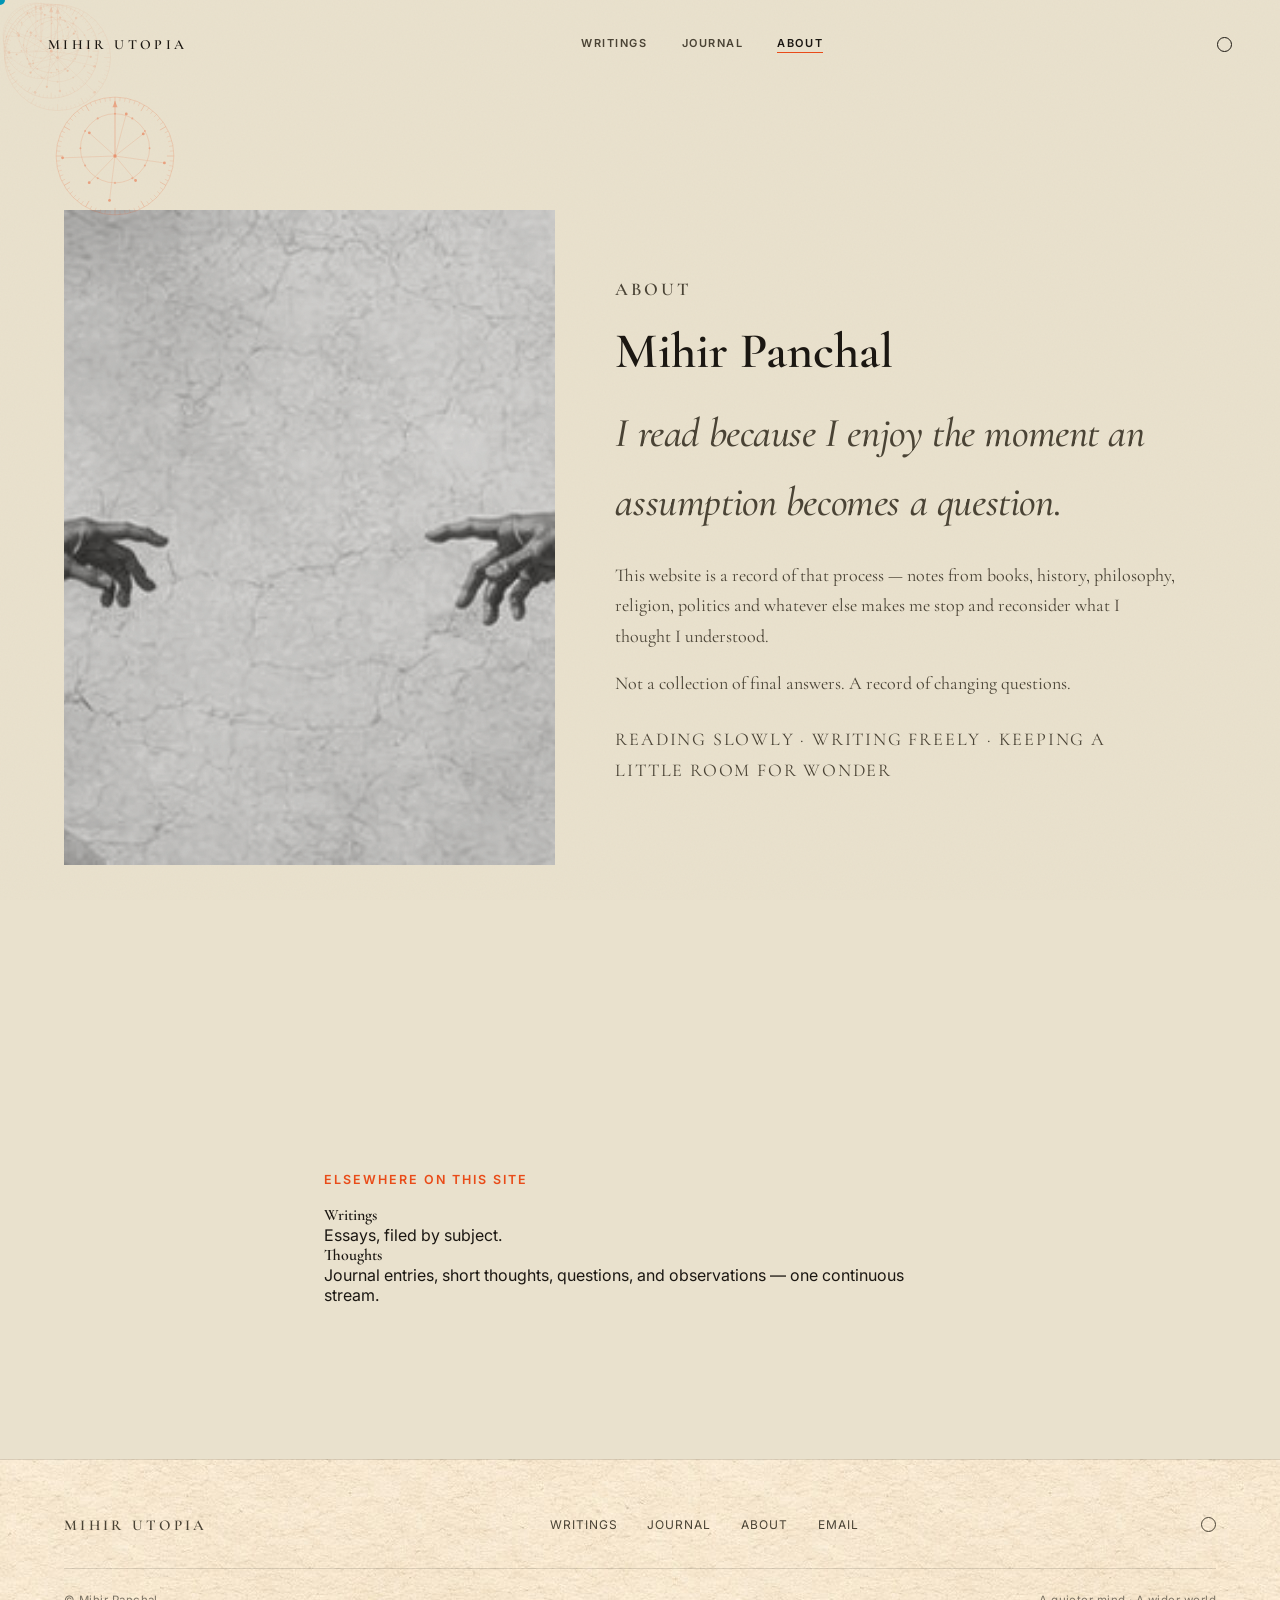
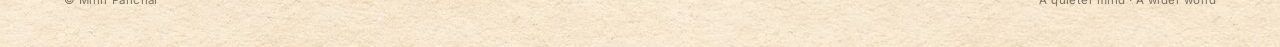
<file: about.html>
<!doctype html>
<html lang="en">
<head>
<meta charset="UTF-8"/>
<meta name="viewport" content="width=device-width, initial-scale=1"/>
<title>About — Mihir Panchal</title>
<meta name="description" content="Why this reading room exists — a note from Mihir Panchal."/>
<link rel="preconnect" href="https://fonts.gstatic.com" crossorigin/>
<link href="https://fonts.googleapis.com/css2?family=Cormorant+Garamond:ital,wght@0,400;0,500;0,600;0,700;1,400;1,500;1,600&family=Inter:wght@400;500;600;700&display=swap" rel="stylesheet"/>
<link rel="stylesheet" href="/renaissance-assets/renaissance.css"/>
</head>
<body>
<div class="grain"></div>
<svg class="orn-fly" viewBox="0 0 200 200" aria-hidden="true" focusable="false" data-orn></svg>
<svg class="orn-fly fly-b orn-b" viewBox="0 0 200 200" aria-hidden="true" focusable="false" data-orn></svg>
<svg class="orn-fly fly-c orn-c" viewBox="0 0 200 200" aria-hidden="true" focusable="false" data-orn></svg>
<svg class="orn-fly fly-d" viewBox="0 0 200 200" aria-hidden="true" focusable="false" data-orn></svg>

<nav class="nav scrolled">
  <a href="/index.html" class="nav-name">Mihir Utopia</a>
  <div class="nav-links">
    <a href="/writings.html">Writings</a>
    <a href="/thoughts.html">Journal</a>
    <a href="/about.html" class="active">About</a>
  </div>
  <div class="nav-right">
    <button class="nav-menu-btn" aria-label="Open menu"><span class="bars"><span></span><span></span><span></span></span>Menu</button>
    <span class="nav-orb" aria-hidden="true"></span>
  </div>
</nav>

<div class="menu-overlay">
  <button class="menu-close" aria-label="Close menu">Close ×</button>
  <div class="menu-art"><img src="/renaissance-assets/img/garden-bust.jpg" alt="Marble bust from the garden painting, used as a decorative detail."/></div>
  <div class="menu-links">
    <a href="/writings.html"><span class="mn">01</span>Writings</a>
    <a href="/thoughts.html"><span class="mn">02</span>Journal</a>
    <a href="/about.html"><span class="mn">03</span>About</a>
  </div>
  <div class="menu-foot">Notes from a reading desk — Mihir Panchal</div>
</div>

<section class="section about-sec" style="padding-top:clamp(150px,20vw,210px);">
  <svg class="orn-float orn-reveal orn-about orn-a" viewBox="0 0 200 200" aria-hidden="true" focusable="false" data-orn></svg>
  <div class="wrap about-grid">
    <div class="about-portrait reveal">
      <img src="/renaissance-assets/img/hero-hands.jpg" alt="A detail crop of two reaching hands from the hero painting, used here as a symbolic image rather than a portrait."/>
    </div>
    <div class="about-copy reveal">
      <p class="eyebrow">ABOUT</p>
      <h1 style="font-family:var(--serif); font-weight:600; font-size:clamp(32px,4vw,50px); margin-bottom:18px; color:var(--ink);">Mihir Panchal</h1>
      <p class="statement">I read because I enjoy the moment an assumption becomes a question.</p>
      <p>This website is a record of that process — notes from books, history, philosophy, religion, politics and whatever else makes me stop and reconsider what I thought I understood.</p>
      <p>Not a collection of final answers. A record of changing questions.</p>
      <p class="about-mark">Reading slowly · Writing freely · Keeping a little room for wonder</p>
    </div>
  </div>
</section>

<section class="section deep">
  <div class="wrap" style="max-width:760px;">
    <p class="eyebrow">ELSEWHERE ON THIS SITE</p>
    <div class="link-row reveal" style="grid-template-columns:1fr;">
      <div><h4><a href="/writings.html">Writings</a></h4><p class="desc">Essays, filed by subject.</p></div>
    </div>
    <div class="link-row reveal" style="grid-template-columns:1fr;">
      <div><h4><a href="/thoughts.html">Thoughts</a></h4><p class="desc">Journal entries, short thoughts, questions, and observations — one continuous stream.</p></div>
    </div>
  </div>
</section>

<footer class="site">
  <div class="wrap">
    <div class="foot-grid">
      <div class="nav-name" style="font-size:15px; letter-spacing:0.22em; text-transform:uppercase;">Mihir Utopia</div>
      <div class="foot-links">
        <a href="/writings.html">Writings</a>
        <a href="/thoughts.html">Journal</a>
        <a href="/about.html">About</a>
        <a href="mailto:panchalmihir2911@gmail.com">Email</a>
      </div>
      <span class="foot-orb" aria-hidden="true"></span>
    </div>
    <div class="foot-bottom">
      <span>© Mihir Panchal</span>
      <span>A quieter mind · A wider world</span>
    </div>
  </div>
</footer>

<script src="/renaissance-assets/main.js"></script>
</body>
</html>
</file>
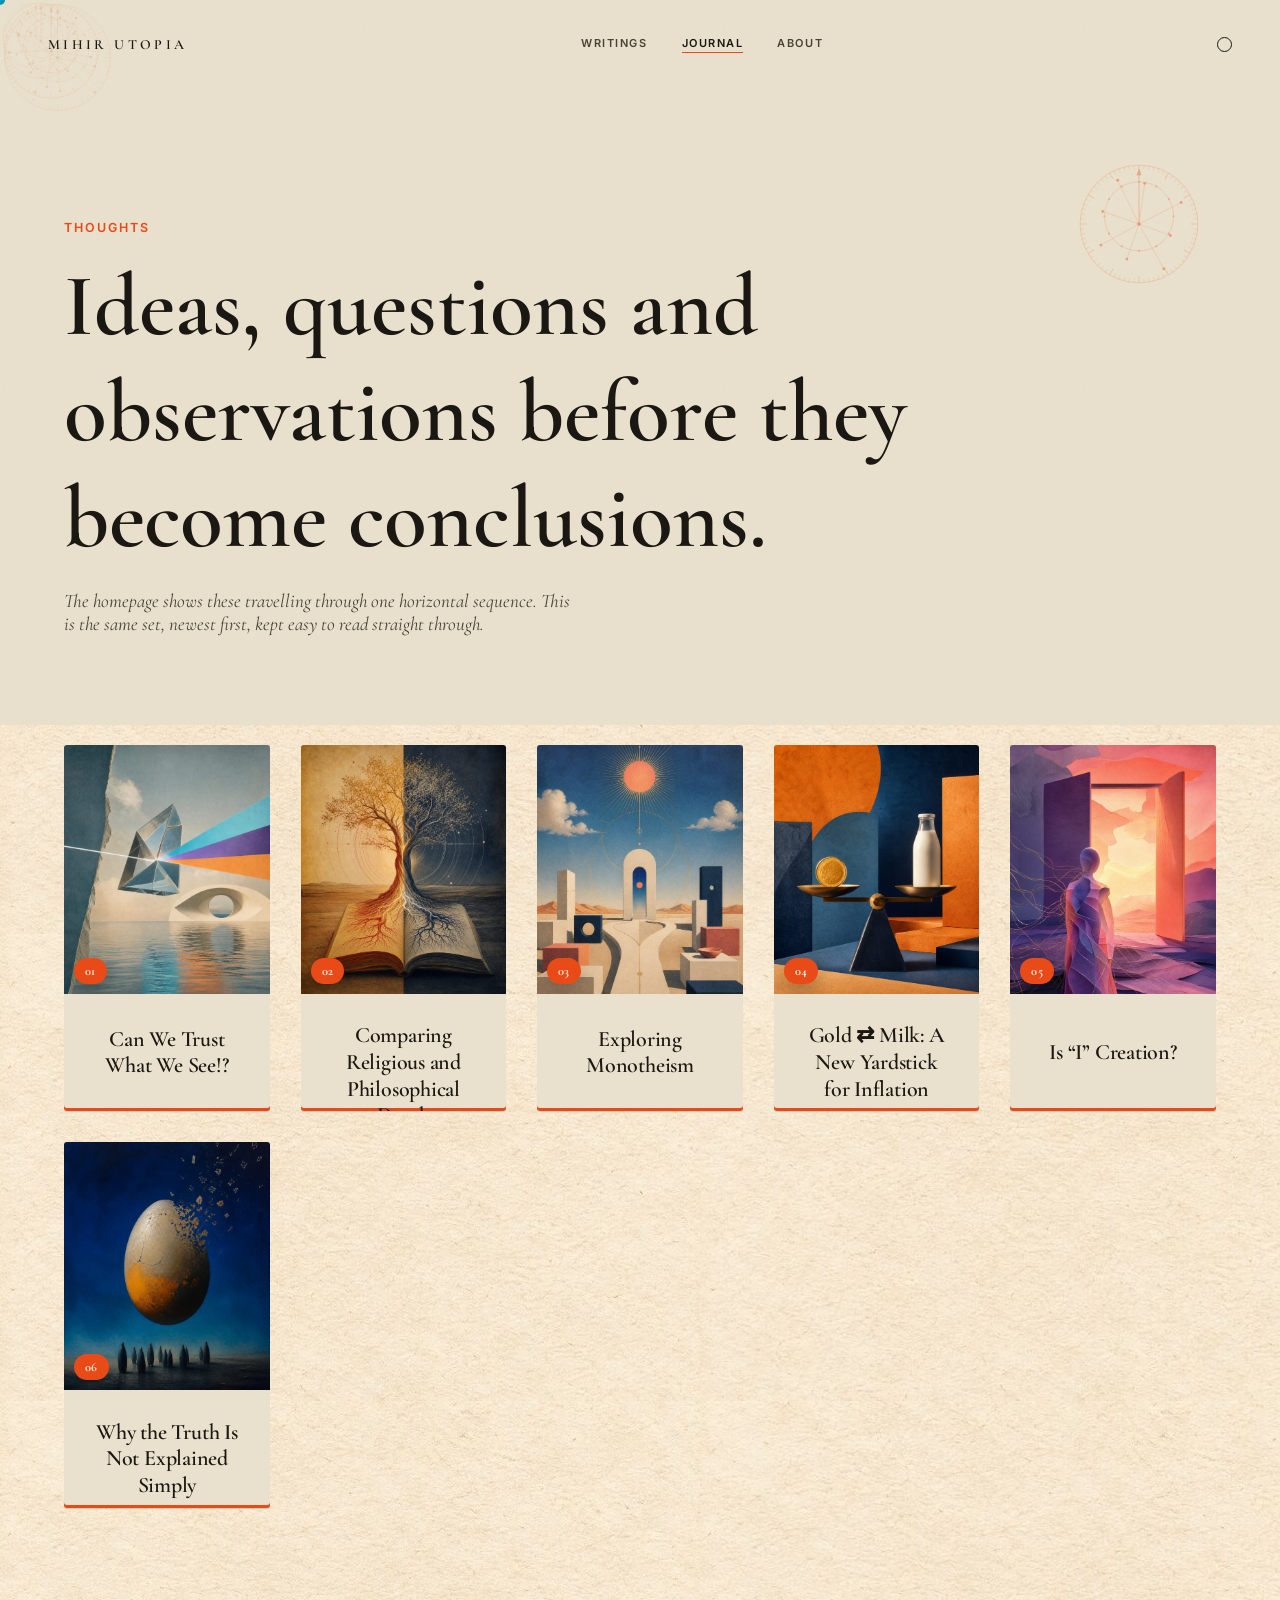
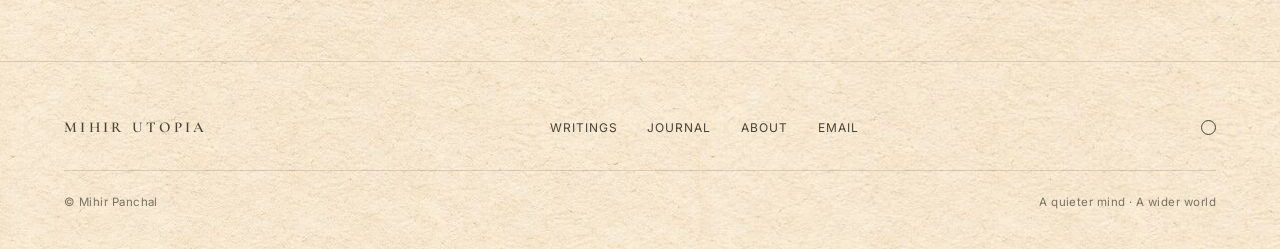
<file: thoughts.html>
<!doctype html>
<html lang="en">
<head>
<meta charset="UTF-8"/>
<meta name="viewport" content="width=device-width, initial-scale=1"/>
<title>Thoughts — Mihir Panchal</title>
<meta name="description" content="Ideas, questions and observations before they become conclusions — by Mihir Panchal."/>
<link rel="preconnect" href="https://fonts.gstatic.com" crossorigin/>
<link href="https://fonts.googleapis.com/css2?family=Cormorant+Garamond:ital,wght@0,400;0,500;0,600;0,700;1,400;1,500;1,600&family=Inter:wght@400;500;600;700&display=swap" rel="stylesheet"/>
<link rel="stylesheet" href="/renaissance-assets/renaissance.css"/>
</head>
<body>
<div class="grain"></div>
<svg class="orn-fly" viewBox="0 0 200 200" aria-hidden="true" focusable="false" data-orn></svg>
<svg class="orn-fly fly-b orn-b" viewBox="0 0 200 200" aria-hidden="true" focusable="false" data-orn></svg>
<svg class="orn-fly fly-c orn-c" viewBox="0 0 200 200" aria-hidden="true" focusable="false" data-orn></svg>
<svg class="orn-fly fly-d" viewBox="0 0 200 200" aria-hidden="true" focusable="false" data-orn></svg>

<nav class="nav scrolled">
  <a href="/index.html" class="nav-name">Mihir Utopia</a>
  <div class="nav-links">
    <a href="/writings.html">Writings</a>
    <a href="/thoughts.html" class="active">Journal</a>
    <a href="/about.html">About</a>
  </div>
  <div class="nav-right">
    <button class="nav-menu-btn" aria-label="Open menu"><span class="bars"><span></span><span></span><span></span></span>Menu</button>
    <span class="nav-orb" aria-hidden="true"></span>
  </div>
</nav>

<div class="menu-overlay">
  <button class="menu-close" aria-label="Close menu">Close ×</button>
  <div class="menu-art"><img src="/renaissance-assets/img/garden-bust.jpg" alt="Marble bust from the garden painting, used as a decorative detail."/></div>
  <div class="menu-links">
    <a href="/writings.html"><span class="mn">01</span>Writings</a>
    <a href="/thoughts.html"><span class="mn">02</span>Journal</a>
    <a href="/about.html"><span class="mn">03</span>About</a>
  </div>
  <div class="menu-foot">Notes from a reading desk — Mihir Panchal</div>
</div>

<section class="page-hero">
  <svg class="orn-float orn-reveal orn-pagehero orn-b" viewBox="0 0 200 200" aria-hidden="true" focusable="false" data-orn></svg>
  <div class="wrap">
    <p class="eyebrow">THOUGHTS</p>
    <h1>Ideas, questions and observations before they become conclusions.</h1>
    <p class="sub">The homepage shows these travelling through one horizontal sequence. This is the same set, newest first, kept easy to read straight through.</p>
  </div>
</section>

<section class="section" style="padding-top:20px;">
  <div class="wrap">
    <div class="thought-archive" id="thoughtList"></div>
    <p id="emptyNote" style="display:none; font-family:var(--serif); font-style:italic; color:var(--muted); padding:30px 0;">Nothing published here yet — check back soon.</p>
  </div>
</section>

<footer class="site">
  <div class="wrap">
    <div class="foot-grid">
      <div class="nav-name" style="font-size:15px; letter-spacing:0.22em; text-transform:uppercase;">Mihir Utopia</div>
      <div class="foot-links">
        <a href="/writings.html">Writings</a>
        <a href="/thoughts.html">Journal</a>
        <a href="/about.html">About</a>
        <a href="mailto:panchalmihir2911@gmail.com">Email</a>
      </div>
      <span class="foot-orb" aria-hidden="true"></span>
    </div>
    <div class="foot-bottom">
      <span>© Mihir Panchal</span>
      <span>A quieter mind · A wider world</span>
    </div>
  </div>
</footer>

<script src="/renaissance-assets/main.js"></script>
<script>
  fetch('/renaissance-assets/generated/thoughts.json').then(r=>r.ok?r.json():[]).catch(()=>[]).then(thoughts => {
    if (!thoughts.length) { document.getElementById('emptyNote').style.display = 'block'; return; }
    if (window.renderThoughtsGrid) window.renderThoughtsGrid(thoughts);
  });
</script>
</body>
</html>
</file>
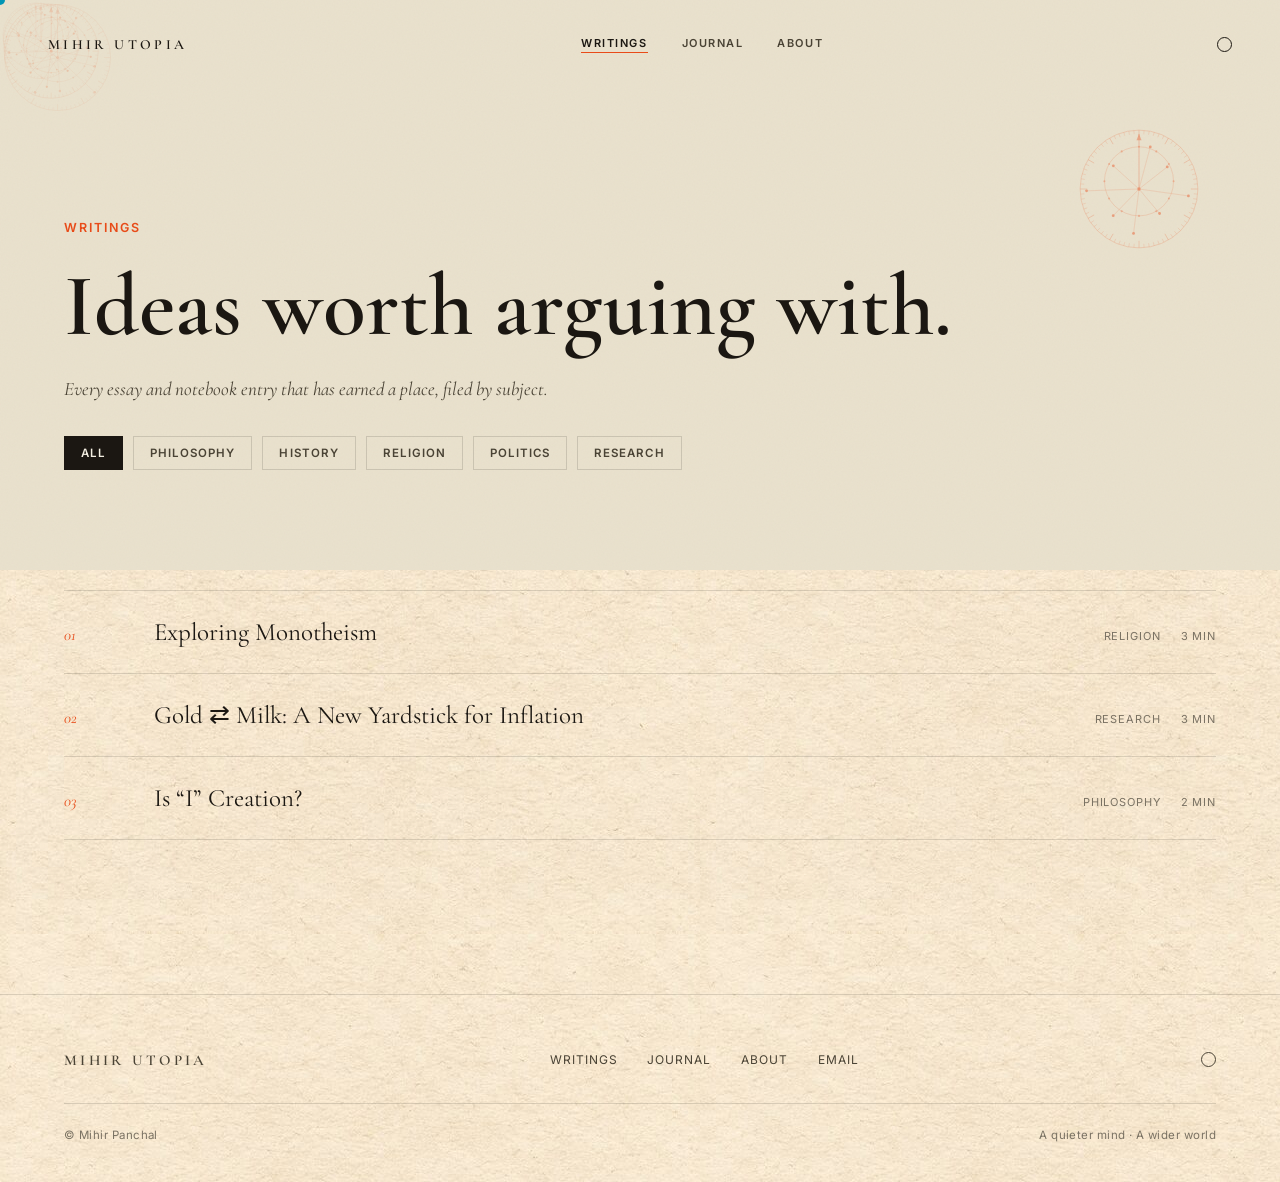
<file: writings.html>
<!doctype html>
<html lang="en">
<head>
<meta charset="UTF-8"/>
<meta name="viewport" content="width=device-width, initial-scale=1"/>
<title>Writings — Mihir Panchal</title>
<meta name="description" content="An archive of essays and notebook entries on philosophy, religion and research, by Mihir Panchal."/>
<link rel="preconnect" href="https://fonts.gstatic.com" crossorigin/>
<link href="https://fonts.googleapis.com/css2?family=Cormorant+Garamond:ital,wght@0,400;0,500;0,600;0,700;1,400;1,500;1,600&family=Inter:wght@400;500;600;700&display=swap" rel="stylesheet"/>
<link rel="stylesheet" href="/renaissance-assets/renaissance.css"/>
</head>
<body>
<div class="grain"></div>
<svg class="orn-fly" viewBox="0 0 200 200" aria-hidden="true" focusable="false" data-orn></svg>
<svg class="orn-fly fly-b orn-b" viewBox="0 0 200 200" aria-hidden="true" focusable="false" data-orn></svg>
<svg class="orn-fly fly-c orn-c" viewBox="0 0 200 200" aria-hidden="true" focusable="false" data-orn></svg>
<svg class="orn-fly fly-d" viewBox="0 0 200 200" aria-hidden="true" focusable="false" data-orn></svg>

<nav class="nav scrolled">
  <a href="/index.html" class="nav-name">Mihir Utopia</a>
  <div class="nav-links">
    <a href="/writings.html" class="active">Writings</a>
    <a href="/thoughts.html">Journal</a>
    <a href="/about.html">About</a>
  </div>
  <div class="nav-right">
    <button class="nav-menu-btn" aria-label="Open menu"><span class="bars"><span></span><span></span><span></span></span>Menu</button>
    <span class="nav-orb" aria-hidden="true"></span>
  </div>
</nav>

<div class="menu-overlay">
  <button class="menu-close" aria-label="Close menu">Close ×</button>
  <div class="menu-art"><img src="/renaissance-assets/img/garden-bust.jpg" alt="Marble bust from the garden painting, used as a decorative detail."/></div>
  <div class="menu-links">
    <a href="/writings.html"><span class="mn">01</span>Writings</a>
    <a href="/thoughts.html"><span class="mn">02</span>Journal</a>
    <a href="/about.html"><span class="mn">03</span>About</a>
  </div>
  <div class="menu-foot">Notes from a reading desk — Mihir Panchal</div>
</div>

<section class="page-hero">
  <svg class="orn-float orn-reveal orn-pagehero orn-a" viewBox="0 0 200 200" aria-hidden="true" focusable="false" data-orn></svg>
  <div class="wrap">
    <p class="eyebrow">WRITINGS</p>
    <h1>Ideas worth arguing with.</h1>
    <p class="sub">Every essay and notebook entry that has earned a place, filed by subject.</p>
    <div class="filters" id="filters">
      <button class="filter-btn active" data-filter="ALL">All</button>
      <button class="filter-btn" data-filter="PHILOSOPHY">Philosophy</button>
      <button class="filter-btn" data-filter="HISTORY">History</button>
      <button class="filter-btn" data-filter="RELIGION">Religion</button>
      <button class="filter-btn" data-filter="POLITICS">Politics</button>
      <button class="filter-btn" data-filter="RESEARCH">Research</button>
    </div>
  </div>
</section>

<section class="section" style="padding-top:20px;">
  <div class="wrap">
    <div class="archive-list" id="archiveList"></div>
    <p id="emptyNote" style="display:none; font-family:var(--serif); font-style:italic; color:var(--muted); padding:30px 0;">Nothing published here yet — check back soon.</p>
  </div>
</section>

<footer class="site">
  <div class="wrap">
    <div class="foot-grid">
      <div class="nav-name" style="font-size:15px; letter-spacing:0.22em; text-transform:uppercase;">Mihir Utopia</div>
      <div class="foot-links">
        <a href="/writings.html">Writings</a>
        <a href="/thoughts.html">Journal</a>
        <a href="/about.html">About</a>
        <a href="mailto:panchalmihir2911@gmail.com">Email</a>
      </div>
      <span class="foot-orb" aria-hidden="true"></span>
    </div>
    <div class="foot-bottom">
      <span>© Mihir Panchal</span>
      <span>A quieter mind · A wider world</span>
    </div>
  </div>
</footer>

<script>
  function esc(s){ const d=document.createElement('div'); d.textContent = s==null?'':String(s); return d.innerHTML; }
  fetch('/renaissance-assets/generated/writings.json').then(r=>r.ok?r.json():[]).catch(()=>[]).then(essays => {
    const archiveList = document.getElementById('archiveList');
    if (!essays.length) { document.getElementById('emptyNote').style.display = 'block'; return; }
    essays.forEach((e, i) => {
      const a = document.createElement('a');
      a.className = 'archive-row reveal';
      a.href = '/writings/' + e.slug + '.html';
      a.dataset.cursor = 'read';
      a.dataset.category = e.category;
      a.innerHTML = `
        <span class="an">${String(i+1).padStart(2,'0')}</span>
        <span class="at">${esc(e.title)}</span>
        <span class="acat">${esc(e.category || '')}</span>
        <span class="amin">${e.readingTime || 2} min</span>
      `;
      archiveList.appendChild(a);
    });
    archiveList.querySelectorAll('.reveal').forEach(el=>el.classList.add('in-view'));

    const filterBtns = document.querySelectorAll('.filter-btn');
    filterBtns.forEach(btn => {
      btn.addEventListener('click', () => {
        filterBtns.forEach(b => b.classList.remove('active'));
        btn.classList.add('active');
        const f = btn.dataset.filter;
        document.querySelectorAll('.archive-row').forEach(row => {
          row.classList.toggle('hide', f !== 'ALL' && row.dataset.category !== f);
        });
      });
    });
  });
</script>
<script src="/renaissance-assets/main.js"></script>
</body>
</html>
</file>
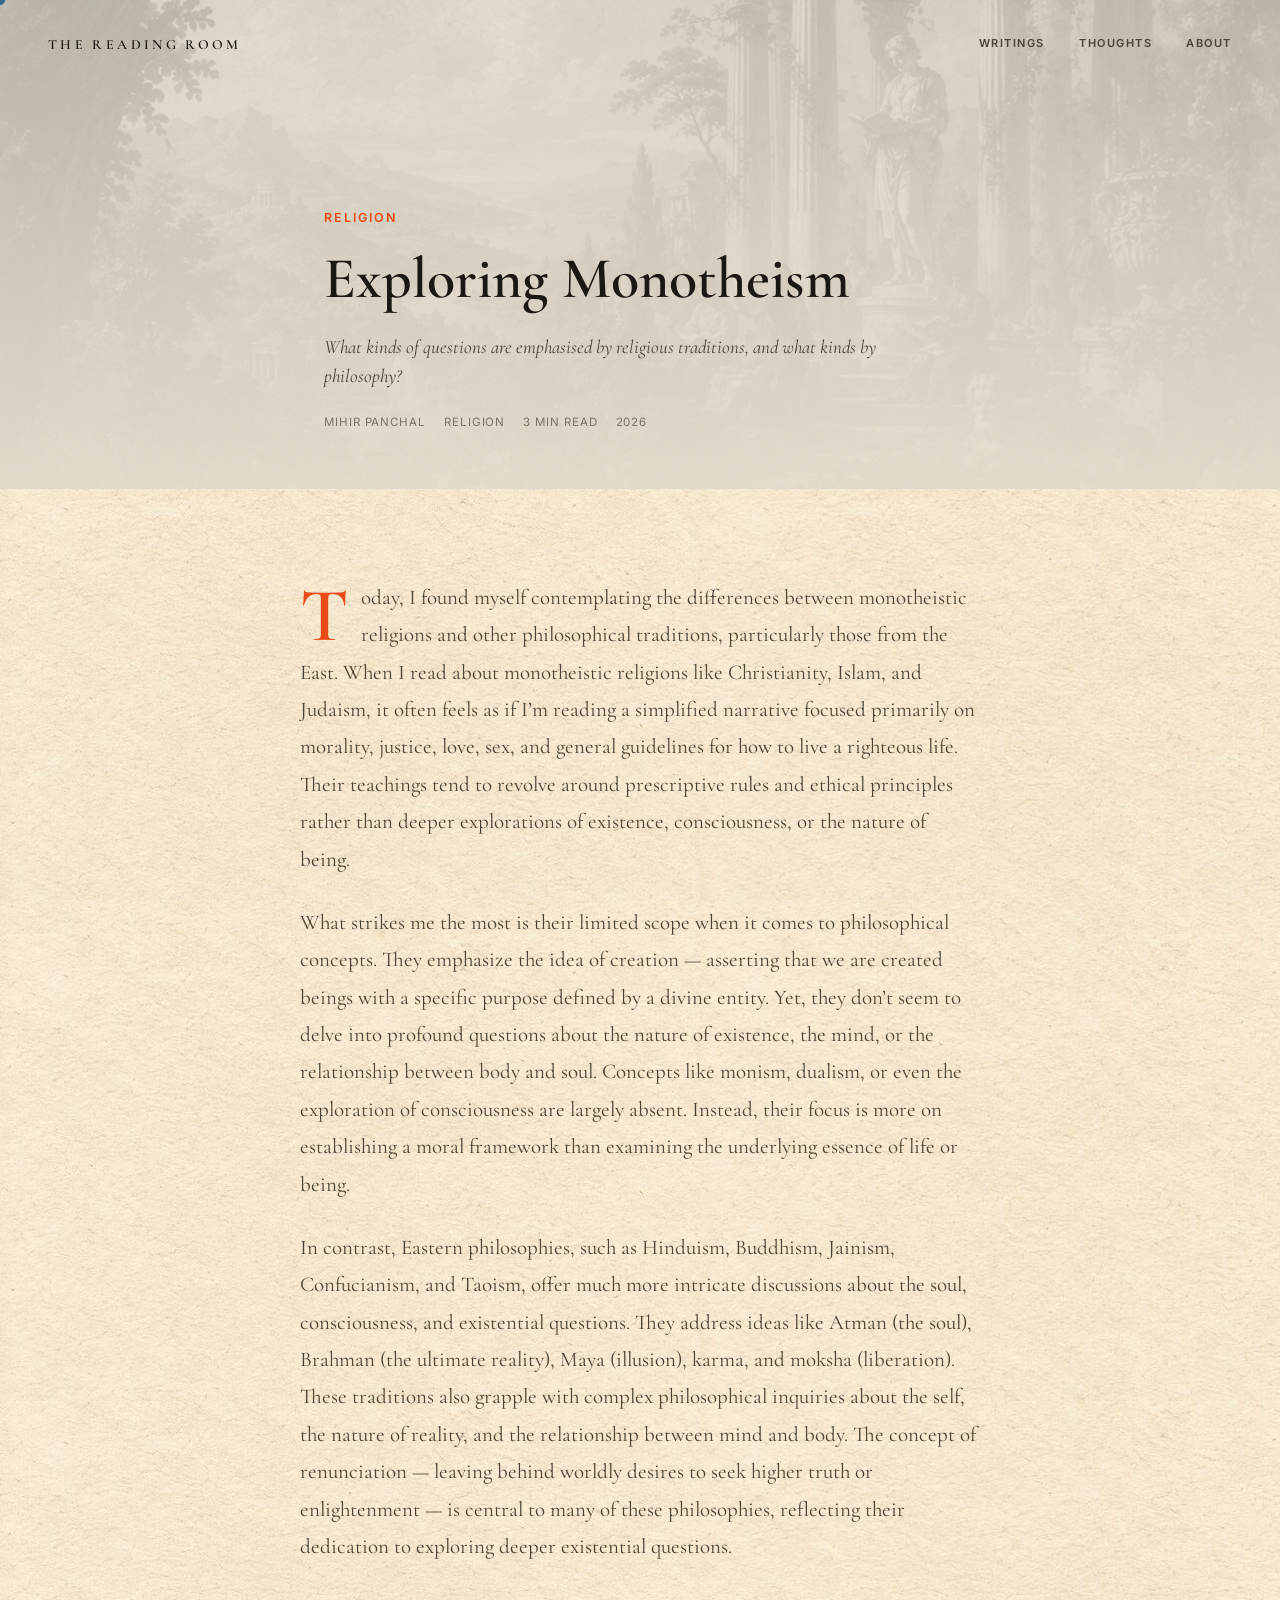
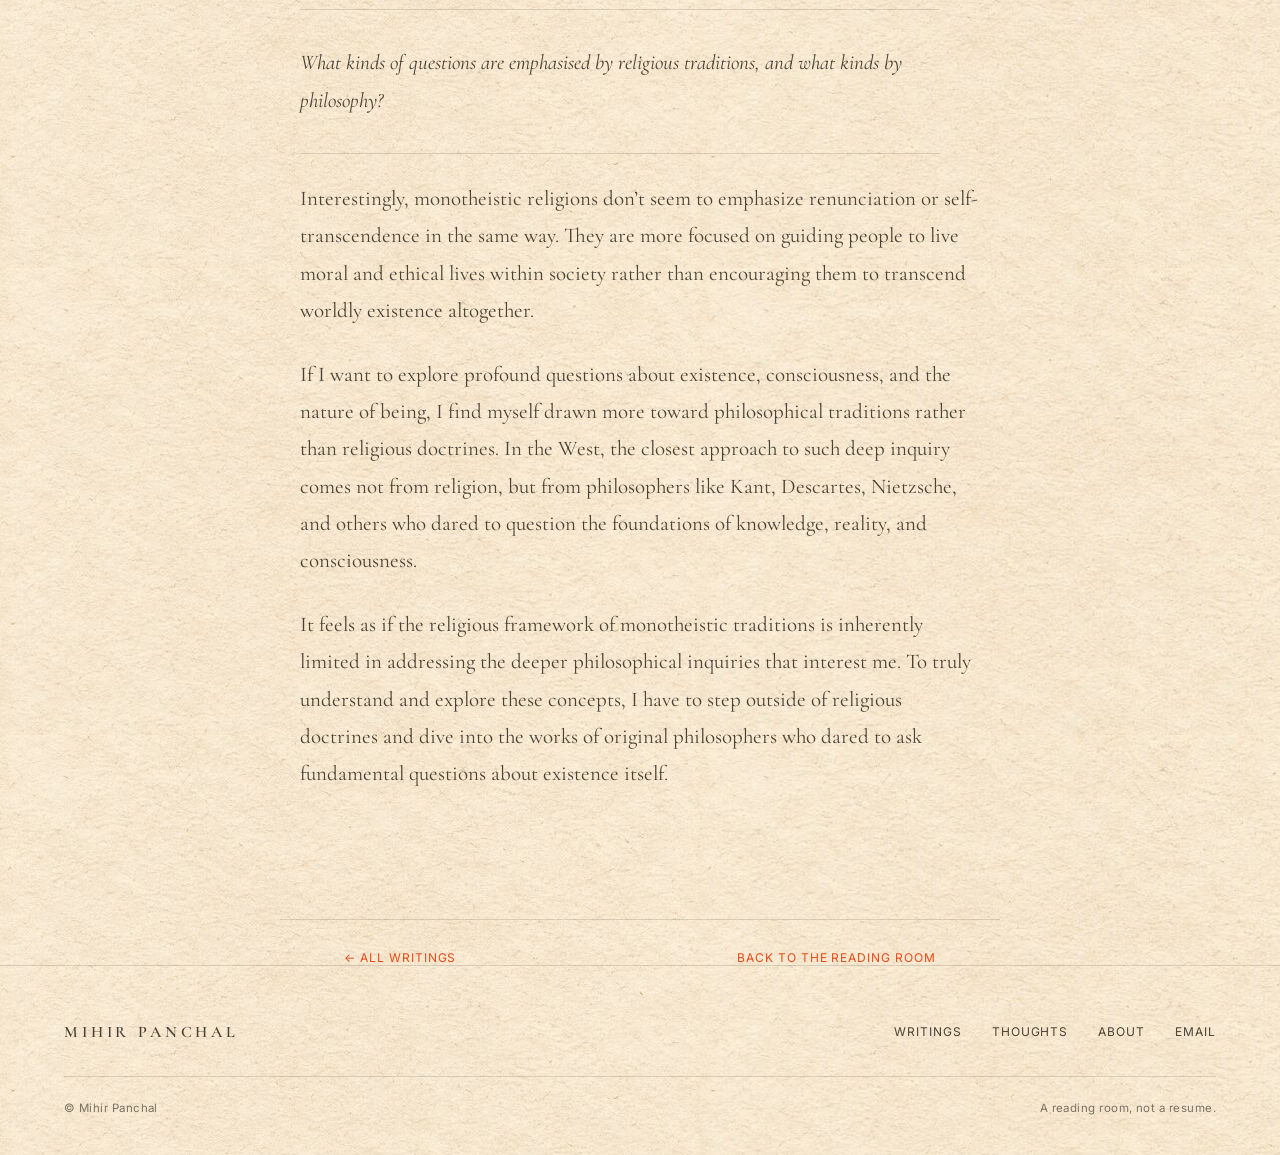
<file: writings/exploring-monotheism.html>
<!doctype html>
<html lang="en">
<head>
<meta charset="UTF-8"/>
<meta name="viewport" content="width=device-width, initial-scale=1"/>
<title>Exploring Monotheism — Mihir Panchal</title>
<meta name="description" content="What kinds of questions are emphasised by religious traditions, and what kinds by philosophy?"/>
<link rel="preconnect" href="https://fonts.gstatic.com" crossorigin/>
<link href="https://fonts.googleapis.com/css2?family=Cormorant+Garamond:ital,wght@0,400;0,500;0,600;0,700;1,400;1,500;1,600&family=Inter:wght@400;500;600;700&display=swap" rel="stylesheet"/>
<link rel="stylesheet" href="/renaissance-assets/renaissance.css"/>
</head>
<body>
<div class="grain"></div>
<div class="progress-line" id="progressLine"></div>

<nav class="nav">
  <a href="/index.html" class="nav-name">The Reading Room</a>
  <div class="nav-links">
    <a href="/writings.html">Writings</a>
    <a href="/thoughts.html">Thoughts</a>
    <a href="/about.html">About</a>
  </div>
  <button class="nav-menu-btn" aria-label="Open menu"><span class="bars"><span></span><span></span><span></span></span>Menu</button>
</nav>

<div class="menu-overlay">
  <button class="menu-close" aria-label="Close menu">Close ×</button>
  <div class="menu-art"><img src="/renaissance-assets/img/garden-bust.jpg" alt="Marble bust from the garden painting, used as a decorative detail."/></div>
  <div class="menu-links">
    <a href="/writings.html"><span class="mn">01</span>Writings</a>
    <a href="/thoughts.html"><span class="mn">02</span>Thoughts</a>
    <a href="/about.html"><span class="mn">03</span>About</a>
  </div>
  <div class="menu-foot">Notes from a reading desk — Mihir Panchal</div>
</div>

<article>
  <section class="article-hero">
    <div class="article-hero-art"><img src="/renaissance-assets/img/garden.jpg" alt="Renaissance-style artwork accompanying &quot;Exploring Monotheism&quot;."/></div>
    <div class="article-hero-inner wrap">
      <p class="eyebrow">RELIGION</p>
      <h1>Exploring Monotheism</h1>
      <p class="desc">What kinds of questions are emphasised by religious traditions, and what kinds by philosophy?</p>
      <div class="ameta"><span>Mihir Panchal</span><span>RELIGION</span><span>3 min read</span><span>2026</span></div>
    </div>
  </section>

  <div class="article-body">
    <p class="dropcap">Today, I found myself contemplating the differences between monotheistic religions and other philosophical traditions, particularly those from the East. When I read about monotheistic religions like Christianity, Islam, and Judaism, it often feels as if I’m reading a simplified narrative focused primarily on morality, justice, love, sex, and general guidelines for how to live a righteous life. Their teachings tend to revolve around prescriptive rules and ethical principles rather than deeper explorations of existence, consciousness, or the nature of being.</p>
<p>What strikes me the most is their limited scope when it comes to philosophical concepts. They emphasize the idea of creation — asserting that we are created beings with a specific purpose defined by a divine entity. Yet, they don’t seem to delve into profound questions about the nature of existence, the mind, or the relationship between body and soul. Concepts like monism, dualism, or even the exploration of consciousness are largely absent. Instead, their focus is more on establishing a moral framework than examining the underlying essence of life or being.</p>
<p>In contrast, Eastern philosophies, such as Hinduism, Buddhism, Jainism, Confucianism, and Taoism, offer much more intricate discussions about the soul, consciousness, and existential questions. They address ideas like Atman (the soul), Brahman (the ultimate reality), Maya (illusion), karma, and moksha (liberation). These traditions also grapple with complex philosophical inquiries about the self, the nature of reality, and the relationship between mind and body. The concept of renunciation — leaving behind worldly desires to seek higher truth or enlightenment — is central to many of these philosophies, reflecting their dedication to exploring deeper existential questions.</p>
<p class="pull-quote">What kinds of questions are emphasised by religious traditions, and what kinds by philosophy?</p>
<p>Interestingly, monotheistic religions don’t seem to emphasize renunciation or self-transcendence in the same way. They are more focused on guiding people to live moral and ethical lives within society rather than encouraging them to transcend worldly existence altogether.</p>
<p>If I want to explore profound questions about existence, consciousness, and the nature of being, I find myself drawn more toward philosophical traditions rather than religious doctrines. In the West, the closest approach to such deep inquiry comes not from religion, but from philosophers like Kant, Descartes, Nietzsche, and others who dared to question the foundations of knowledge, reality, and consciousness.</p>
<p>It feels as if the religious framework of monotheistic traditions is inherently limited in addressing the deeper philosophical inquiries that interest me. To truly understand and explore these concepts, I have to step outside of religious doctrines and dive into the works of original philosophers who dared to ask fundamental questions about existence itself.</p>
  </div>

  <div class="article-foot wrap">
    <a href="/writings.html">← All writings</a>
    <a href="/index.html">Back to the reading room</a>
  </div>
</article>

<footer class="site">
  <div class="wrap">
    <div class="foot-grid">
      <div class="nav-name" style="font-size:16px;">Mihir Panchal</div>
      <div class="foot-links">
        <a href="/writings.html">Writings</a>
        <a href="/thoughts.html">Thoughts</a>
        <a href="/about.html">About</a>
        <a href="mailto:panchalmihir2911@gmail.com">Email</a>
      </div>
    </div>
    <div class="foot-bottom">
      <span>© Mihir Panchal</span>
      <span>A reading room, not a resume.</span>
    </div>
  </div>
</footer>

<script src="/renaissance-assets/main.js"></script>
</body>
</html>
</file>
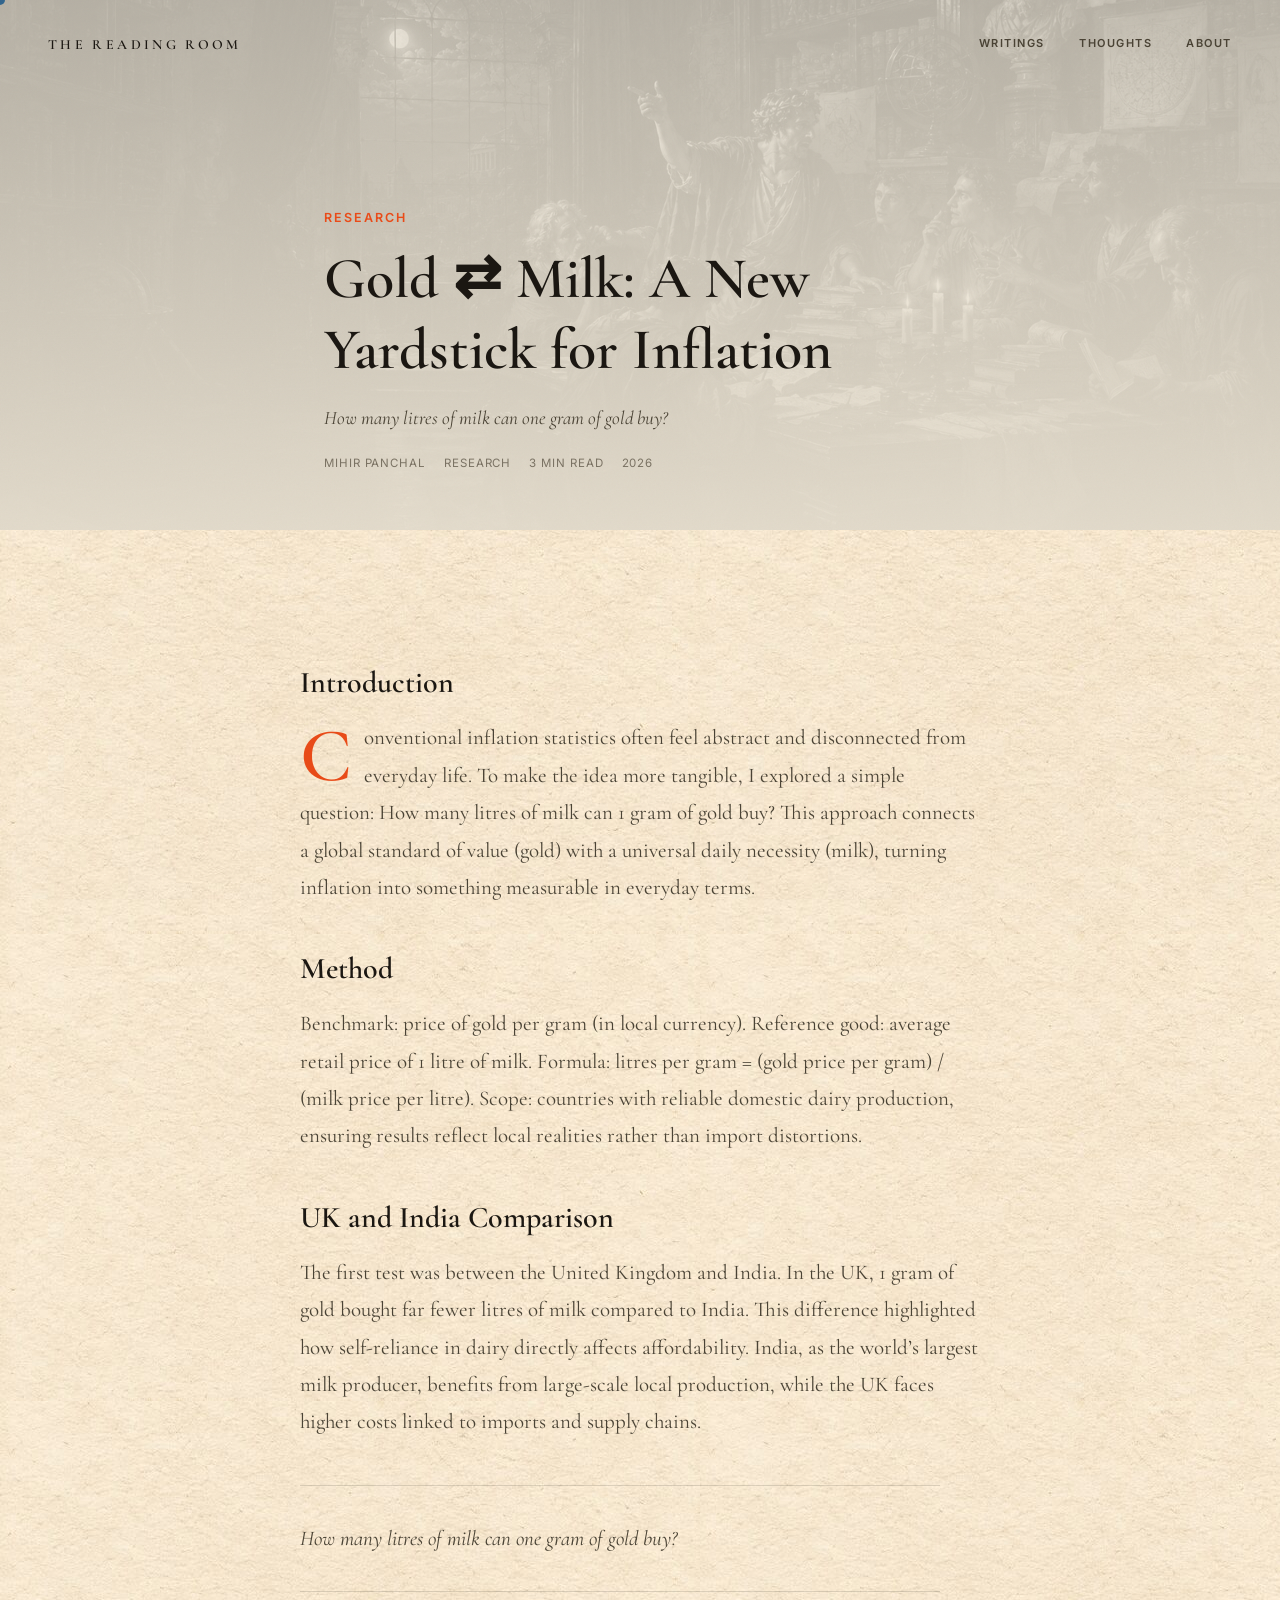
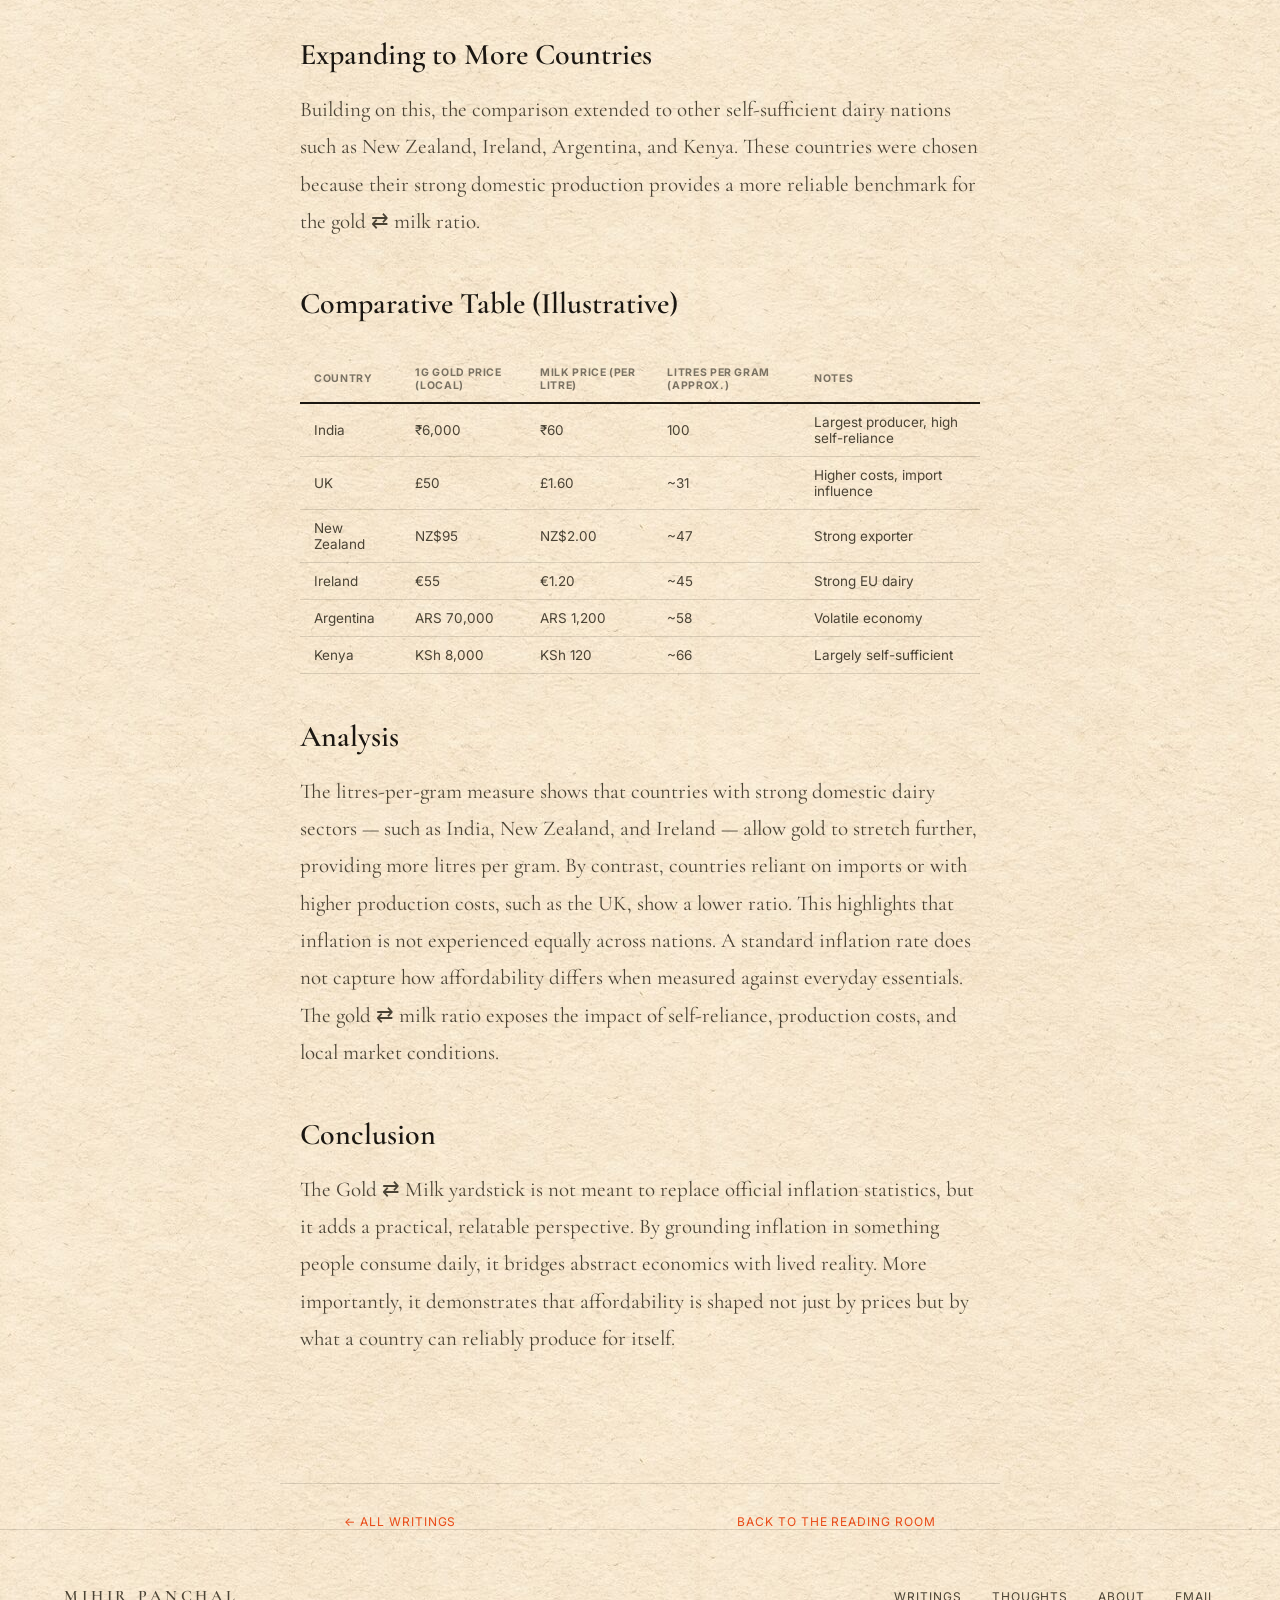
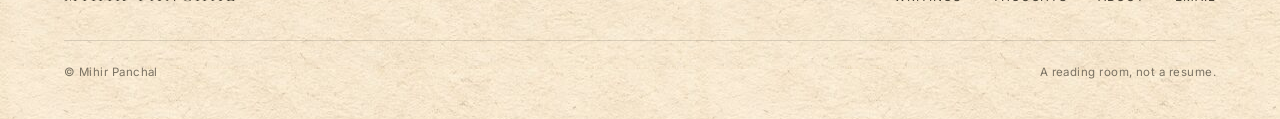
<file: writings/gold-milk-a-new-yardstick-for-inflation.html>
<!doctype html>
<html lang="en">
<head>
<meta charset="UTF-8"/>
<meta name="viewport" content="width=device-width, initial-scale=1"/>
<title>Gold ⇄ Milk: A New Yardstick for Inflation — Mihir Panchal</title>
<meta name="description" content="How many litres of milk can one gram of gold buy?"/>
<link rel="preconnect" href="https://fonts.gstatic.com" crossorigin/>
<link href="https://fonts.googleapis.com/css2?family=Cormorant+Garamond:ital,wght@0,400;0,500;0,600;0,700;1,400;1,500;1,600&family=Inter:wght@400;500;600;700&display=swap" rel="stylesheet"/>
<link rel="stylesheet" href="/renaissance-assets/renaissance.css"/>
</head>
<body>
<div class="grain"></div>
<div class="progress-line" id="progressLine"></div>

<nav class="nav">
  <a href="/index.html" class="nav-name">The Reading Room</a>
  <div class="nav-links">
    <a href="/writings.html">Writings</a>
    <a href="/thoughts.html">Thoughts</a>
    <a href="/about.html">About</a>
  </div>
  <button class="nav-menu-btn" aria-label="Open menu"><span class="bars"><span></span><span></span><span></span></span>Menu</button>
</nav>

<div class="menu-overlay">
  <button class="menu-close" aria-label="Close menu">Close ×</button>
  <div class="menu-art"><img src="/renaissance-assets/img/garden-bust.jpg" alt="Marble bust from the garden painting, used as a decorative detail."/></div>
  <div class="menu-links">
    <a href="/writings.html"><span class="mn">01</span>Writings</a>
    <a href="/thoughts.html"><span class="mn">02</span>Thoughts</a>
    <a href="/about.html"><span class="mn">03</span>About</a>
  </div>
  <div class="menu-foot">Notes from a reading desk — Mihir Panchal</div>
</div>

<article>
  <section class="article-hero">
    <div class="article-hero-art"><img src="/renaissance-assets/img/featured-writings.jpg" alt="Renaissance-style artwork accompanying &quot;Gold ⇄ Milk: A New Yardstick for Inflation&quot;."/></div>
    <div class="article-hero-inner wrap">
      <p class="eyebrow">RESEARCH</p>
      <h1>Gold ⇄ Milk: A New Yardstick for Inflation</h1>
      <p class="desc">How many litres of milk can one gram of gold buy?</p>
      <div class="ameta"><span>Mihir Panchal</span><span>RESEARCH</span><span>3 min read</span><span>2026</span></div>
    </div>
  </section>

  <div class="article-body">
    <h3>Introduction</h3>
<p class="dropcap">Conventional inflation statistics often feel abstract and disconnected from everyday life. To make the idea more tangible, I explored a simple question: How many litres of milk can 1 gram of gold buy? This approach connects a global standard of value (gold) with a universal daily necessity (milk), turning inflation into something measurable in everyday terms.</p>
<h3>Method</h3>
<p>Benchmark: price of gold per gram (in local currency). Reference good: average retail price of 1 litre of milk. Formula: litres per gram = (gold price per gram) / (milk price per litre). Scope: countries with reliable domestic dairy production, ensuring results reflect local realities rather than import distortions.</p>
<h3>UK and India Comparison</h3>
<p>The first test was between the United Kingdom and India. In the UK, 1 gram of gold bought far fewer litres of milk compared to India. This difference highlighted how self-reliance in dairy directly affects affordability. India, as the world’s largest milk producer, benefits from large-scale local production, while the UK faces higher costs linked to imports and supply chains.</p>
<p class="pull-quote">How many litres of milk can one gram of gold buy?</p>
<h3>Expanding to More Countries</h3>
<p>Building on this, the comparison extended to other self-sufficient dairy nations such as New Zealand, Ireland, Argentina, and Kenya. These countries were chosen because their strong domestic production provides a more reliable benchmark for the gold ⇄ milk ratio.</p>
<h3>Comparative Table (Illustrative)</h3>
<div class="article-table-wrap"><table class="jtable"><thead><tr><th>Country</th><th>1g Gold Price (local)</th><th>Milk Price (per litre)</th><th>Litres per Gram (approx.)</th><th>Notes</th></tr></thead><tbody><tr><td>India</td><td>₹6,000</td><td>₹60</td><td>100</td><td>Largest producer, high self-reliance</td></tr><tr><td>UK</td><td>£50</td><td>£1.60</td><td>~31</td><td>Higher costs, import influence</td></tr><tr><td>New Zealand</td><td>NZ$95</td><td>NZ$2.00</td><td>~47</td><td>Strong exporter</td></tr><tr><td>Ireland</td><td>€55</td><td>€1.20</td><td>~45</td><td>Strong EU dairy</td></tr><tr><td>Argentina</td><td>ARS 70,000</td><td>ARS 1,200</td><td>~58</td><td>Volatile economy</td></tr><tr><td>Kenya</td><td>KSh 8,000</td><td>KSh 120</td><td>~66</td><td>Largely self-sufficient</td></tr></tbody></table></div>
<h3>Analysis</h3>
<p>The litres-per-gram measure shows that countries with strong domestic dairy sectors — such as India, New Zealand, and Ireland — allow gold to stretch further, providing more litres per gram. By contrast, countries reliant on imports or with higher production costs, such as the UK, show a lower ratio. This highlights that inflation is not experienced equally across nations. A standard inflation rate does not capture how affordability differs when measured against everyday essentials. The gold ⇄ milk ratio exposes the impact of self-reliance, production costs, and local market conditions.</p>
<h3>Conclusion</h3>
<p>The Gold ⇄ Milk yardstick is not meant to replace official inflation statistics, but it adds a practical, relatable perspective. By grounding inflation in something people consume daily, it bridges abstract economics with lived reality. More importantly, it demonstrates that affordability is shaped not just by prices but by what a country can reliably produce for itself.</p>
  </div>

  <div class="article-foot wrap">
    <a href="/writings.html">← All writings</a>
    <a href="/index.html">Back to the reading room</a>
  </div>
</article>

<footer class="site">
  <div class="wrap">
    <div class="foot-grid">
      <div class="nav-name" style="font-size:16px;">Mihir Panchal</div>
      <div class="foot-links">
        <a href="/writings.html">Writings</a>
        <a href="/thoughts.html">Thoughts</a>
        <a href="/about.html">About</a>
        <a href="mailto:panchalmihir2911@gmail.com">Email</a>
      </div>
    </div>
    <div class="foot-bottom">
      <span>© Mihir Panchal</span>
      <span>A reading room, not a resume.</span>
    </div>
  </div>
</footer>

<script src="/renaissance-assets/main.js"></script>
</body>
</html>
</file>
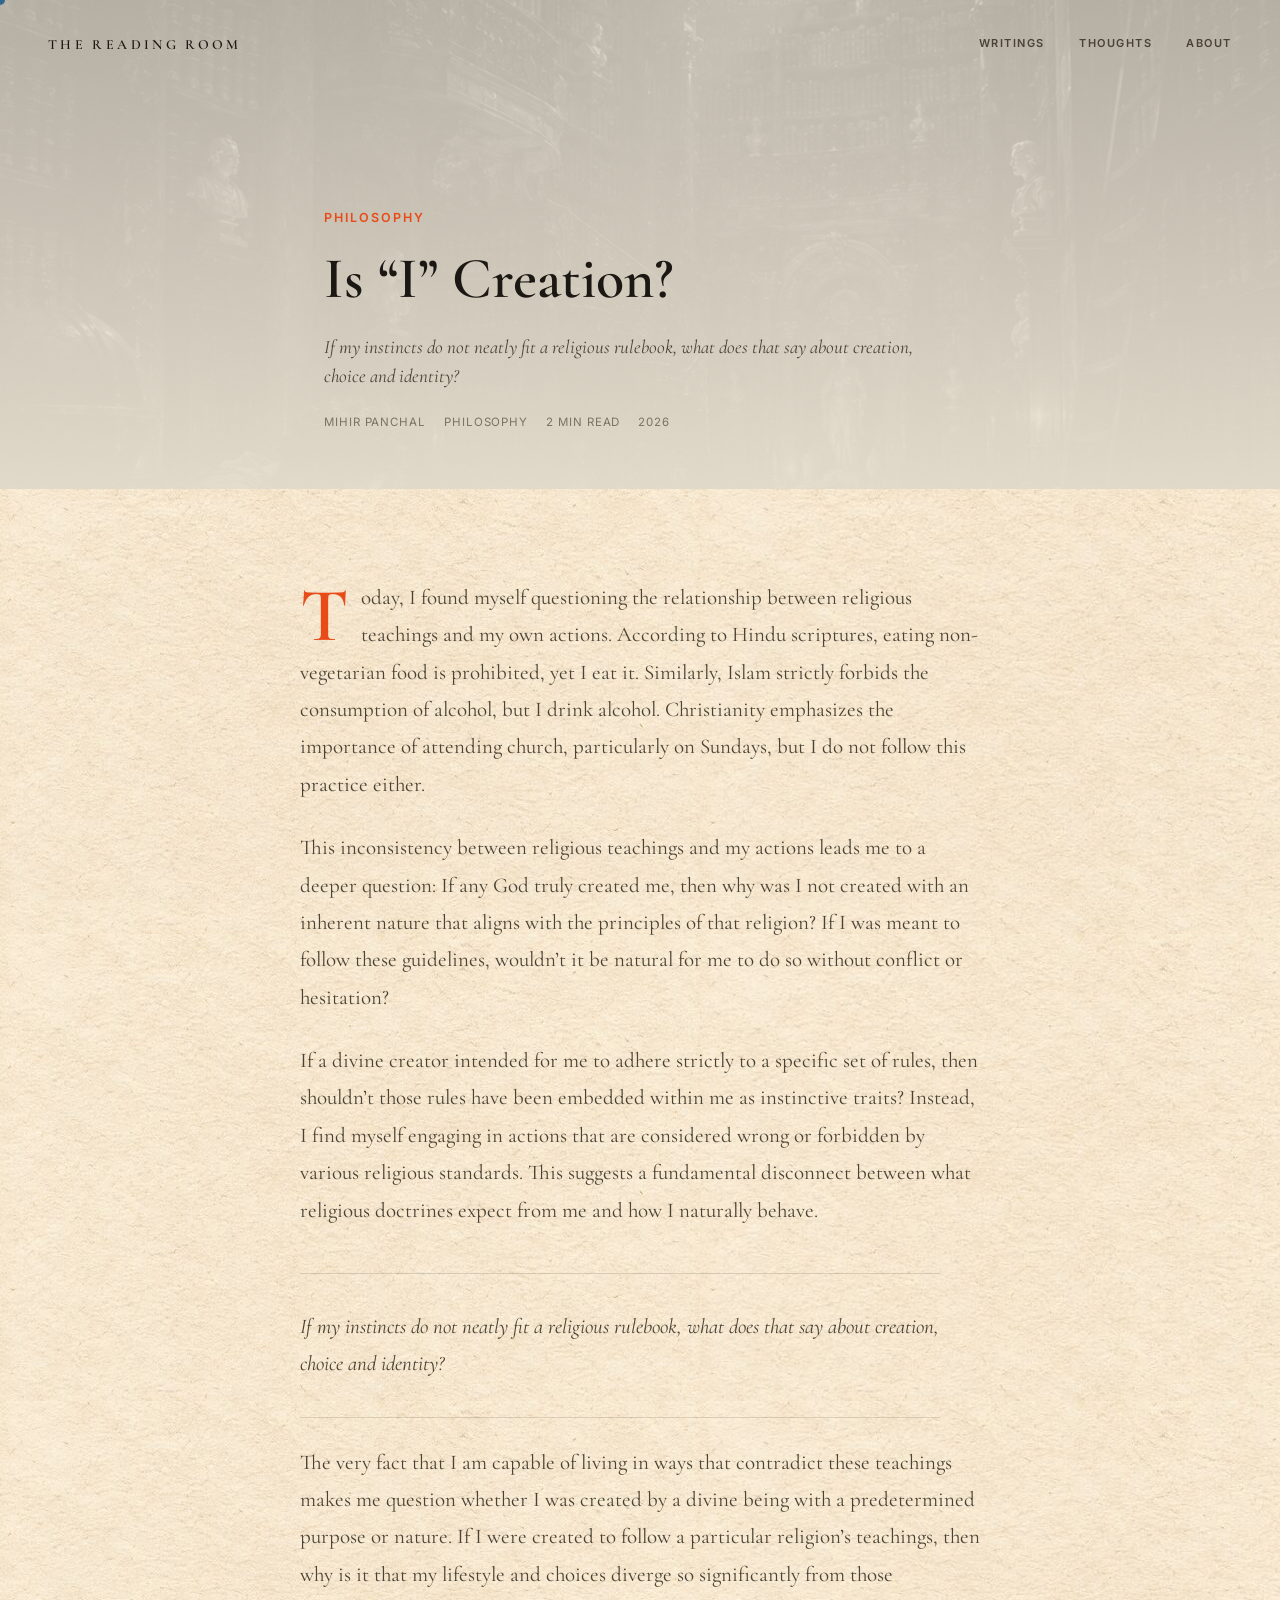
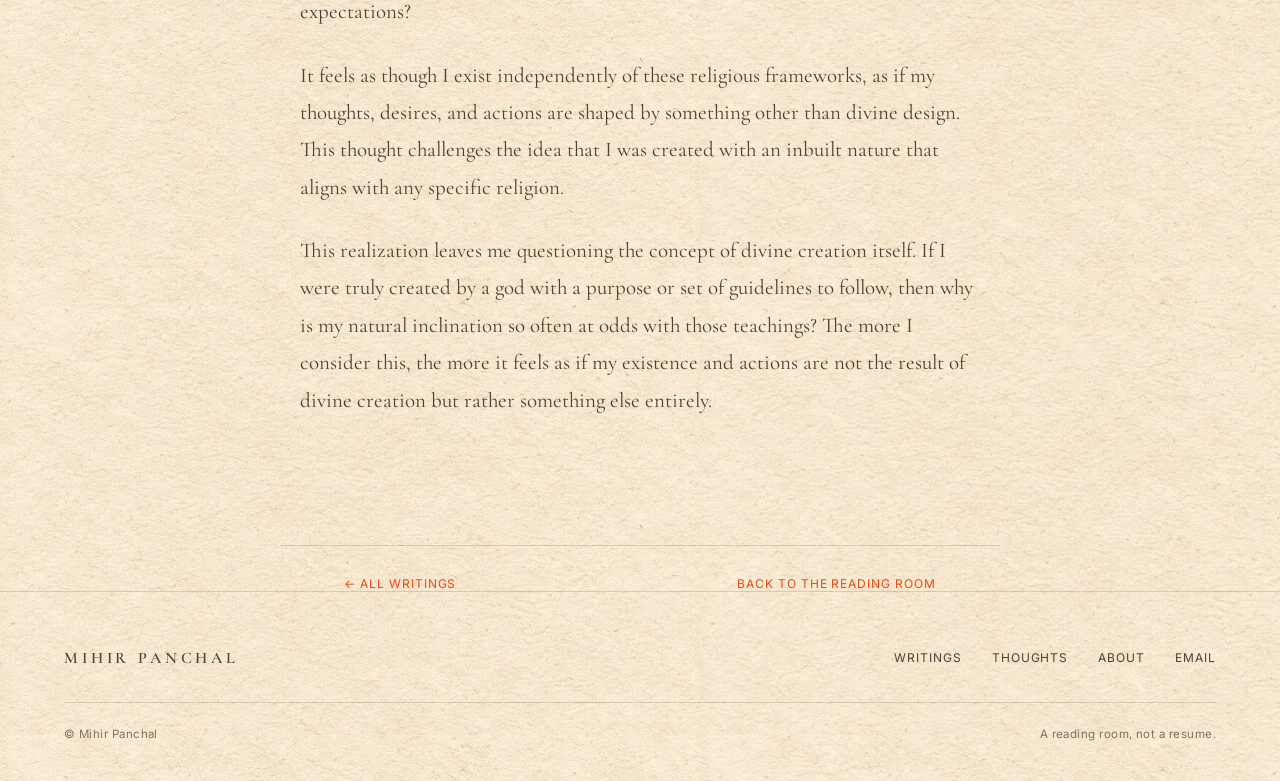
<file: writings/is-i-creation.html>
<!doctype html>
<html lang="en">
<head>
<meta charset="UTF-8"/>
<meta name="viewport" content="width=device-width, initial-scale=1"/>
<title>Is “I” Creation? — Mihir Panchal</title>
<meta name="description" content="If my instincts do not neatly fit a religious rulebook, what does that say about creation, choice and identity?"/>
<link rel="preconnect" href="https://fonts.gstatic.com" crossorigin/>
<link href="https://fonts.googleapis.com/css2?family=Cormorant+Garamond:ital,wght@0,400;0,500;0,600;0,700;1,400;1,500;1,600&family=Inter:wght@400;500;600;700&display=swap" rel="stylesheet"/>
<link rel="stylesheet" href="/renaissance-assets/renaissance.css"/>
</head>
<body>
<div class="grain"></div>
<div class="progress-line" id="progressLine"></div>

<nav class="nav">
  <a href="/index.html" class="nav-name">The Reading Room</a>
  <div class="nav-links">
    <a href="/writings.html">Writings</a>
    <a href="/thoughts.html">Thoughts</a>
    <a href="/about.html">About</a>
  </div>
  <button class="nav-menu-btn" aria-label="Open menu"><span class="bars"><span></span><span></span><span></span></span>Menu</button>
</nav>

<div class="menu-overlay">
  <button class="menu-close" aria-label="Close menu">Close ×</button>
  <div class="menu-art"><img src="/renaissance-assets/img/garden-bust.jpg" alt="Marble bust from the garden painting, used as a decorative detail."/></div>
  <div class="menu-links">
    <a href="/writings.html"><span class="mn">01</span>Writings</a>
    <a href="/thoughts.html"><span class="mn">02</span>Thoughts</a>
    <a href="/about.html"><span class="mn">03</span>About</a>
  </div>
  <div class="menu-foot">Notes from a reading desk — Mihir Panchal</div>
</div>

<article>
  <section class="article-hero">
    <div class="article-hero-art"><img src="/renaissance-assets/img/reader.jpg" alt="Renaissance-style artwork accompanying &quot;Is “I” Creation?&quot;."/></div>
    <div class="article-hero-inner wrap">
      <p class="eyebrow">PHILOSOPHY</p>
      <h1>Is “I” Creation?</h1>
      <p class="desc">If my instincts do not neatly fit a religious rulebook, what does that say about creation, choice and identity?</p>
      <div class="ameta"><span>Mihir Panchal</span><span>PHILOSOPHY</span><span>2 min read</span><span>2026</span></div>
    </div>
  </section>

  <div class="article-body">
    <p class="dropcap">Today, I found myself questioning the relationship between religious teachings and my own actions. According to Hindu scriptures, eating non-vegetarian food is prohibited, yet I eat it. Similarly, Islam strictly forbids the consumption of alcohol, but I drink alcohol. Christianity emphasizes the importance of attending church, particularly on Sundays, but I do not follow this practice either.</p>
<p>This inconsistency between religious teachings and my actions leads me to a deeper question: If any God truly created me, then why was I not created with an inherent nature that aligns with the principles of that religion? If I was meant to follow these guidelines, wouldn’t it be natural for me to do so without conflict or hesitation?</p>
<p>If a divine creator intended for me to adhere strictly to a specific set of rules, then shouldn’t those rules have been embedded within me as instinctive traits? Instead, I find myself engaging in actions that are considered wrong or forbidden by various religious standards. This suggests a fundamental disconnect between what religious doctrines expect from me and how I naturally behave.</p>
<p class="pull-quote">If my instincts do not neatly fit a religious rulebook, what does that say about creation, choice and identity?</p>
<p>The very fact that I am capable of living in ways that contradict these teachings makes me question whether I was created by a divine being with a predetermined purpose or nature. If I were created to follow a particular religion’s teachings, then why is it that my lifestyle and choices diverge so significantly from those expectations?</p>
<p>It feels as though I exist independently of these religious frameworks, as if my thoughts, desires, and actions are shaped by something other than divine design. This thought challenges the idea that I was created with an inbuilt nature that aligns with any specific religion.</p>
<p>This realization leaves me questioning the concept of divine creation itself. If I were truly created by a god with a purpose or set of guidelines to follow, then why is my natural inclination so often at odds with those teachings? The more I consider this, the more it feels as if my existence and actions are not the result of divine creation but rather something else entirely.</p>
  </div>

  <div class="article-foot wrap">
    <a href="/writings.html">← All writings</a>
    <a href="/index.html">Back to the reading room</a>
  </div>
</article>

<footer class="site">
  <div class="wrap">
    <div class="foot-grid">
      <div class="nav-name" style="font-size:16px;">Mihir Panchal</div>
      <div class="foot-links">
        <a href="/writings.html">Writings</a>
        <a href="/thoughts.html">Thoughts</a>
        <a href="/about.html">About</a>
        <a href="mailto:panchalmihir2911@gmail.com">Email</a>
      </div>
    </div>
    <div class="foot-bottom">
      <span>© Mihir Panchal</span>
      <span>A reading room, not a resume.</span>
    </div>
  </div>
</footer>

<script src="/renaissance-assets/main.js"></script>
</body>
</html>
</file>
<file: renaissance-assets/renaissance.css>
/* ============================================================
   THINGS WORTH SITTING WITH — Mihir Panchal
   A reading room built around four real Renaissance-style paintings.
   Token system: warm parchment / deep ink / burgundy / olive / gold-leaf,
   sampled from the paintings themselves.
   ============================================================ */

:root{
  --paper:#F4EFE2;
  --paper-deep:#E9E1CD;
  --paper-line: rgba(23,21,16,0.14);
  --dark:#171510;
  --dark-2:#221E17;
  --dark-line: rgba(232,224,208,0.16);
  --ink:#1B1712;
  --ink-soft:#4A4335;
  --muted:#7A7263;
  /* The one colour on the whole site: a flat burnt-orange/vermilion — no
     gradient, no texture, no glow anywhere it's used. Two colours total —
     parchment (+ink, which reads as neutral, not "a colour") and this
     orange — so every token that used to carry its own hue (burgundy,
     olive, gold-leaf, candle) is aliased straight to --sun below instead
     of keeping a separate value. That converts every existing accent-color
     usage site to orange without hunting each one down individually. */
  --sun:#E94B18;
  --sun-soft:rgba(233,75,24,0.14);
  --burgundy:var(--sun);
  --burgundy-soft:var(--sun);
  --olive:var(--sun);
  --gold-leaf:var(--sun);
  --candle:var(--sun);

  /* text-on-dark tokens — consolidates ~10 one-off near-duplicate hexes
     that were scattered across dark sections (hero, Journal dark tone,
     thought modal, footer, article pages) into 3 shared values. */
  --paper-on-dark:#F1E9D8;      /* primary text on a dark background */
  --paper-on-dark-soft:#D9CEB2; /* secondary/soft text on a dark background */
  --muted-on-dark:#B9AF97;      /* muted captions/meta on a dark background */

  /* font-size tokens — a shared scale for labels and small text so new
     components reuse a value instead of inventing another one-off px. */
  --fs-2xs:12px;
  --fs-xs:12.5px;
  --fs-sm:14px;
  --fs-base:16px;
  --fs-md:18px;

  --serif: 'Cormorant Garamond', 'Georgia', serif;
  --sans: 'Inter', -apple-system, BlinkMacSystemFont, sans-serif;

  --ease: cubic-bezier(.16,.84,.44,1);
  --container: 1360px;
}

*{ box-sizing:border-box; }
html{ scroll-behavior:auto; }
html.has-smooth-scroll{ scroll-behavior:auto; }
body{
  margin:0;
  /* The whole site now sits on one continuous sheet of the same sketchbook
     paper used first on the Desk section — set once here rather than
     per-section, so every section (hero included) just leaves its own
     background transparent and lets this show through, guaranteeing they
     all read as the same page rather than several different paper tones
     stitched together. */
  background-color:var(--paper);
  background-image:url("img/desk/paper-texture.jpg");
  background-size:700px 467px; background-repeat:repeat;
  color:var(--ink);
  font-family:var(--sans);
  -webkit-font-smoothing:antialiased;
  overflow-x:hidden; /* NOTE: don't pair this with overflow-y:hidden here —
    per spec, overflow set on <body> propagates to the viewport/root when
    <html> doesn't declare its own overflow, so overflow-y:hidden on body
    disables scrolling for the ENTIRE page, not just body's own box.
    Learned that the hard way; leave overflow-y alone (default visible). */
}
img{ max-width:100%; display:block; }
a{ color:inherit; text-decoration:none; }
h1,h2,h3,h4{ margin:0; font-family:var(--serif); font-weight:600; }
p{ margin:0; }
button{ font-family:inherit; background:none; border:none; cursor:pointer; color:inherit; }
::selection{ background:var(--burgundy); color:var(--paper); }

/* focus states */
a:focus-visible, button:focus-visible, input:focus-visible{
  outline:2px solid var(--burgundy);
  outline-offset:3px;
}

/* paper grain texture — extremely subtle, applied once as a fixed overlay */
.grain{
  position:fixed; inset:0; z-index:2; pointer-events:none;
  opacity:0.035;
  mix-blend-mode:multiply;
  background-image:url("data:image/svg+xml;utf8,<svg xmlns='http://www.w3.org/2000/svg' width='120' height='120'><filter id='n'><feTurbulence type='fractalNoise' baseFrequency='0.85' numOctaves='2' stitchTiles='stitch'/></filter><rect width='100%25' height='100%25' filter='url(%23n)'/></svg>");
  background-size:180px 180px;
}

.wrap{ max-width:var(--container); margin:0 auto; padding:0 clamp(20px,5vw,64px); }
.section{ position:relative; padding:clamp(90px,12vw,160px) 0; }
.section.dark{ background:var(--dark); color:var(--paper); }
.section.deep{ background:var(--paper-deep); }

.eyebrow{
  font-family:var(--sans); font-size:12.5px; letter-spacing:0.16em; text-transform:uppercase;
  color:var(--burgundy); font-weight:600; margin:0 0 18px;
}
.section.dark .eyebrow{ color:var(--candle); }
.eyebrow .num{ color:var(--muted); font-weight:500; margin-right:10px; }

.hairline{ height:1px; background:var(--paper-line); border:none; margin:0; }
.section.dark .hairline{ background:var(--dark-line); }

/* big editorial statement type */
.statement{
  font-family:var(--serif); font-weight:500; font-style:italic;
  font-size:clamp(40px,7vw,108px); line-height:1.08; letter-spacing:-0.01em;
  max-width:1180px;
}
.statement.tight{ max-width:920px; }

/* ============ NAV ============
   Printed directly onto the parchment — no bar, no fill, no shadow, no
   scroll-triggered background swap. The nav sits on the same paper as
   everything beneath it; only the thin type and the outlined orb read as
   "header" at all. */
.nav{
  position:fixed; top:0; left:0; right:0; z-index:60;
  display:flex; align-items:center; justify-content:space-between;
  padding:clamp(24px,3.4vw,36px) clamp(20px,5vw,48px);
  background:transparent;
  color:var(--ink);
  transition:padding .4s var(--ease);
}
/* Still no fill, no rectangle, no shadow — just enough blur once content
   has scrolled beneath the fixed header for the thin type to stay
   legible over whatever's passing underneath it. */
.nav.scrolled{
  padding-top:16px; padding-bottom:16px;
  backdrop-filter:blur(10px); -webkit-backdrop-filter:blur(10px);
}
.nav-name{ font-family:var(--serif); font-weight:600; font-size:14px; letter-spacing:0.24em; text-transform:uppercase; }
.nav-links{ display:flex; align-items:center; gap:34px; font-size:11px; letter-spacing:0.14em; text-transform:uppercase; font-weight:600; color:var(--ink-soft); }
.nav-links a{ position:relative; padding-bottom:3px; }
.nav-links a::after{
  content:''; position:absolute; left:0; right:100%; bottom:0; height:1px; background:var(--sun);
  transition:right .35s var(--ease);
}
.nav-links a:hover, .nav-links a.active{ color:var(--ink); }
.nav-links a:hover::after, .nav-links a.active::after{ right:0; }
.nav-right{ display:flex; align-items:center; gap:24px; }
.nav-orb{ width:15px; height:15px; border-radius:50%; border:1px solid var(--ink); display:inline-block; }
.nav-menu-btn{ font-size:11px; letter-spacing:0.1em; text-transform:uppercase; font-weight:600; display:flex; align-items:center; gap:10px; }
.nav-menu-btn .bars{ display:inline-flex; flex-direction:column; gap:4px; }
.nav-menu-btn .bars span{ width:20px; height:1px; background:currentColor; display:block; transition:transform .3s var(--ease), opacity .3s var(--ease); }
body.menu-open .nav-menu-btn .bars span:nth-child(1){ transform:translateY(5px) rotate(45deg); }
body.menu-open .nav-menu-btn .bars span:nth-child(2){ opacity:0; }
body.menu-open .nav-menu-btn .bars span:nth-child(3){ transform:translateY(-5px) rotate(-45deg); }

@media (max-width:760px){
  .nav-links{ display:none; }
  .nav-orb{ display:none; }
}
@media (min-width:761px){
  .nav-menu-btn{ display:none; }
}

/* progress bar (thin, hairline) used on article pages and homepage */
.progress-line{ position:fixed; top:0; left:0; height:2px; background:var(--burgundy); z-index:70; width:0%; transition:width .1s linear; }

/* ============ FULLSCREEN MENU ============ */
.menu-overlay{
  position:fixed; inset:0; z-index:80;
  background:var(--dark); color:var(--paper);
  display:grid; grid-template-columns:1.1fr 1fr;
  visibility:hidden; opacity:0;
  transition:opacity .5s var(--ease), visibility 0s linear .5s;
}
body.menu-open .menu-overlay{ visibility:visible; opacity:1; transition:opacity .5s var(--ease); }
.menu-art{ position:relative; overflow:hidden; }
.menu-art img{ width:100%; height:100%; object-fit:cover; opacity:0.62; filter:grayscale(1) contrast(1.05); }
.menu-links{ display:flex; flex-direction:column; justify-content:center; gap:6px; padding:clamp(32px,6vw,90px); }
.menu-links a{
  font-family:var(--serif); font-size:clamp(30px,5vw,58px); font-weight:500; line-height:1.35;
  display:flex; align-items:baseline; gap:18px; opacity:0; transform:translateY(18px);
  transition:opacity .5s var(--ease), transform .5s var(--ease), color .3s;
}
.menu-links a .mn{ font-family:var(--sans); font-size:14px; color:var(--gold-leaf); letter-spacing:0.08em; }
.menu-links a:hover{ color:var(--candle); }
body.menu-open .menu-links a{ opacity:1; transform:translateY(0); }
body.menu-open .menu-links a:nth-child(1){ transition-delay:.12s; }
body.menu-open .menu-links a:nth-child(2){ transition-delay:.19s; }
body.menu-open .menu-links a:nth-child(3){ transition-delay:.26s; }
body.menu-open .menu-links a:nth-child(4){ transition-delay:.33s; }
body.menu-open .menu-links a:nth-child(5){ transition-delay:.40s; }
.menu-close{
  position:absolute; top:24px; right:28px; z-index:2; color:var(--paper);
  font-size:12.5px; letter-spacing:0.1em; text-transform:uppercase;
}
.menu-foot{ position:absolute; bottom:30px; left:clamp(32px,6vw,90px); font-size:12.5px; color:var(--muted); letter-spacing:0.05em; }
@media (max-width:760px){
  .menu-overlay{ grid-template-columns:1fr; }
  .menu-art{ display:none; }
  .menu-links a{ font-size:clamp(26px,9vw,40px); }
}

/* ============ CURSOR ============ */
.cursor-dot{
  position:fixed; top:0; left:0; width:10px; height:10px; border-radius:50%;
  background:var(--candle); pointer-events:none; z-index:90; mix-blend-mode:difference;
  transform:translate(-50%,-50%); transition:width .25s var(--ease), height .25s var(--ease), background .25s var(--ease);
  will-change:transform;
}
.cursor-dot.hover{ width:46px; height:46px; }
.cursor-dot.read::after{
  content:'READ'; position:absolute; inset:0; display:flex; align-items:center; justify-content:center;
  font-family:var(--sans); font-size:9.5px; letter-spacing:0.1em; color:var(--dark); opacity:0;
}
.cursor-dot.read{ background:var(--paper); }
.cursor-dot.read::after{ opacity:1; }
body.touch .cursor-dot{ display:none; }
@media (hover:none), (pointer:coarse){ .cursor-dot{ display:none; } }

/* ============ HERO ============
   Asymmetric editorial composition: type dominates the left column, the
   ink-line portal illustration owns the right. One flat solid-orange
   circle behind the headline is the strongest colour accent anywhere in
   the hero — everything else (the construction lines, the astrolabes
   elsewhere on the site) stays thin, faint and secondary to it. */
.hero{
  position:relative; overflow:hidden;
  min-height:100vh;
  min-height:100svh;
  min-height:100dvh;
  display:flex; align-items:center;
  background:transparent; /* the page's own paper texture (set on body) shows through */
}

/* thin architectural construction lines — incomplete circles + guide
   lines, built as a static SVG (see index.html): drawn with `pathLength`
   + `stroke-dasharray` so each circle reads as an open arc rather than a
   closed ring, no path-math required. Deliberately faint and behind the
   type (z-index 0) — a delicate, secondary layer, never the focal point. */
.hero-construct{
  position:absolute; left:clamp(-6%,-2vw,0%); top:6%; z-index:0; pointer-events:none;
  width:min(60vw,660px); aspect-ratio:1/1; height:auto;
}
.hero-construct circle, .hero-construct line{
  stroke:var(--sun); stroke-width:1.1; fill:none; opacity:0.32;
}
.hero-construct .hc-dot{ stroke:none; fill:var(--sun); opacity:0.5; }

/* mystical levitation — the construction lines quietly hover: very slow,
   independent drift/rotation/breathing per shape, never the sharp,
   mechanical rhythm of a UI animation. The headline and the portal
   illustration stay completely still; only this thin geometry is alive.
   Same "ambient motion is exempt from Reduce Motion" policy as every
   other autonomous ornament on the site (astrolabes, flying compasses,
   the Shelf marquee) — see the restoration rule in the reduced-motion
   block near the bottom of this file. */
.hero-construct :is(circle, line){ transform-box:fill-box; transform-origin:50% 50%; }
.hc-orbit-a{ animation:hc-float-a 26s ease-in-out infinite; }
.hc-orbit-b{ animation:hc-float-b 32s ease-in-out infinite; animation-delay:-9s; }
.hc-drift-v{ animation:hc-drift-v 22s ease-in-out infinite; animation-delay:-4s; }
.hc-drift-h{ animation:hc-drift-h 29s ease-in-out infinite; animation-delay:-14s; }
.hc-glim{ animation:hc-glimmer 7s ease-in-out infinite; animation-delay:-2s; }
@keyframes hc-float-a{
  0%,100%{ transform:translate(0,0) rotate(0deg); }
  50%{ transform:translate(9px,-11px) rotate(2.5deg); }
}
@keyframes hc-float-b{
  0%,100%{ transform:translate(0,0) rotate(0deg); }
  50%{ transform:translate(-10px,8px) rotate(-3deg); }
}
@keyframes hc-drift-v{
  0%,100%{ transform:translate(0,0); }
  50%{ transform:translate(5px,4px); }
}
@keyframes hc-drift-h{
  0%,100%{ transform:translate(0,0); }
  50%{ transform:translate(-6px,3px); }
}
@keyframes hc-glimmer{
  0%,100%{ opacity:0.42; transform:scale(1); }
  50%{ opacity:0.85; transform:scale(1.6); }
}

.hero-grid{
  position:relative; z-index:3; width:100%;
  display:grid; grid-template-columns:1.05fr 0.85fr; gap:clamp(24px,4.6vw,70px); align-items:center;
  padding:clamp(118px,13vw,168px) 0 clamp(50px,7vw,80px);
}
.hero-left{ position:relative; z-index:2; margin-left:clamp(8px,7vw,116px); }

.hero-kicker{
  font-family:var(--serif); font-style:italic; font-weight:500;
  font-size:clamp(15px,1.5vw,19px); line-height:1.4; color:var(--ink-soft);
  margin:0 0 clamp(22px,3.4vw,36px);
  opacity:0; animation:hero-rise .9s var(--ease) .15s forwards;
}
.hero-statement{
  position:relative;
  font-family:var(--serif); font-weight:600; font-size:clamp(48px,6.4vw,108px); line-height:1.02; letter-spacing:-0.01em;
  color:var(--ink);
  margin-bottom:clamp(10px,1.6vw,20px);
}
.hero-statement .hw{ position:relative; z-index:2; display:block; opacity:0; animation:hero-rise .9s var(--ease) forwards; }
.hero-statement .hw:nth-child(1){ animation-delay:.28s; }
.hero-statement .hw:nth-child(2){ animation-delay:.38s; opacity:0.9; }
.hero-statement .hw:nth-child(3){ animation-delay:.48s; }
.hero-statement .hw:nth-child(4){ animation-delay:.58s; font-style:italic; }

/* THE one solid colour accent in the hero. Flat fill only — explicitly no
   gradient, texture, glow, shadow or transparency anywhere on this shape.
   Sits low, around the tail end of the ASSUME line, partially behind both
   the letters and the construction-line geometry — the letters (z-index 2)
   render on top of it (z-index 1), the construct layer (z-index 0) behind. */
.hero-circle{
  position:absolute; z-index:1; pointer-events:none;
  top:clamp(50px,7vw,112px); right:22%;
  width:clamp(90px,11vw,170px); height:clamp(90px,11vw,170px);
  border-radius:50%;
  background:var(--sun);
  opacity:0; animation:hero-rise .9s var(--ease) .5s forwards;
}
.hero-sub{
  position:relative; z-index:2;
  margin-top:clamp(32px,4.4vw,50px); font-family:var(--sans); font-size:15px; letter-spacing:0.02em; color:var(--ink-soft);
  max-width:420px; line-height:1.6;
  opacity:0; animation:hero-rise .9s var(--ease) .74s forwards;
}
@keyframes hero-rise{ from{ opacity:0; transform:translateY(16px); } to{ opacity:1; transform:translateY(0); } }

.hero-cue{
  position:relative; z-index:2;
  margin-top:clamp(38px,5vw,60px); display:inline-flex; align-items:center; gap:11px;
  font-family:var(--sans); font-size:11px; letter-spacing:0.16em; text-transform:uppercase; font-weight:700;
  color:var(--sun); opacity:0.9; transition:opacity .5s var(--ease);
}
.hero-cue.hide{ opacity:0; }
.hero-cue-dot{ width:14px; height:14px; border-radius:50%; border:1px solid currentColor; display:inline-block; }
.hero-cue-arrow{ display:inline-block; animation:hero-cue-bob 2.2s ease-in-out infinite; }
@keyframes hero-cue-bob{ 0%,100%{ transform:translateY(0); } 50%{ transform:translateY(4px); } }

/* right column — the monochrome portal illustration, integrated directly
   into the hero with no card, frame, box or background of its own. The
   source file is a true alpha-transparent PNG (ink-dark pixels opaque,
   everything else transparent) rather than a photo with a white backing,
   so the linework sits straight on the parchment with no rectangle ever
   visible behind it, in any browser. */
.hero-right{ position:relative; z-index:2; }
.hero-portal{ width:100%; background:transparent; }
.hero-portal img{ width:100%; height:auto; display:block; background:transparent; }
/* Mobile-only readability wash behind the headline — see the full-bleed
   hero rewrite in the mobile media query below; not used on desktop, where
   the illustration is a separate flow element, not a background layer. */
.hero-veil{ display:none; }
.hero-quote{
  position:absolute; top:1%; right:2%; z-index:3; max-width:150px; text-align:right;
  font-family:var(--serif); font-style:italic; font-size:clamp(13px,1.3vw,16px); line-height:1.4;
  color:var(--ink-soft);
}

/* ============ mobile hero — one continuous cinematic composition ============
   Desktop keeps the side-by-side grid above untouched. Below 900px the
   portal illustration stops being a flow element sitting under the text
   and instead becomes a full-bleed background layer for the whole (taller)
   hero section — the typography floats over its upper portion, the
   doorway/figure continue, unobstructed, through the lower portion where
   no text sits. Stacking order (back to front), matching the numbered
   layering in the brief: parchment (body bg, nothing to declare) → the
   illustration (z:-2) → a soft readability veil (z:-1) → the construction
   lines (z:0, unchanged from the shared rule above) → the orange circle
   (z:1, unchanged) → the typography (z:2/3, unchanged). Because the source
   PNG is a true alpha cutout (ink pixels opaque, everything else
   transparent — see index.html's comment), simply covering the section
   with it already reads as "drawn onto the parchment", no extra blending
   needed. */
@media (max-width:900px){
  .hero{
    align-items:flex-start;
    min-height:112svh; min-height:112dvh;
  }
  /* z-index (not position) is enough here — .hero-grid is a flex item of
     .hero, so it stacks above the negative-z-index background layers
     without itself becoming their positioning context. Giving it
     position:relative here was the bug in an earlier pass: it made
     hero-right/hero-veil (position:absolute) anchor to hero-grid's own
     (text-height-only) box instead of the full-height .hero section,
     capping the "full-bleed" image to the height of the text block. */
  .hero-grid{ position:static; grid-template-columns:1fr; padding-top:clamp(112px,20vw,150px); padding-left:9vw; padding-right:9vw; gap:8px; z-index:2; }
  .hero-left{ margin-left:0; }
  .hero-quote{ display:none; }
  .hero-statement{ font-size:clamp(36px,11.4vw,60px); line-height:1.05; margin-bottom:8px; }
  .hero-circle{ width:clamp(52px,14vw,82px); height:clamp(52px,14vw,82px); top:clamp(66px,21vw,120px); right:9%; }
  .hero-construct{ width:82vw; top:4%; }

  /* On mobile this line sits over the construction lines and the (now more
     visible) illustration, so plain ink text gets lost in it. A flat-orange,
     slightly slanted card behind it lifts it clear of everything behind.
     The reveal keyframe is overridden (not just the base transform) because
     the shared .hero-sub entrance animation already drives `transform`
     (translateY) — a plain `transform:rotate()` on the element would be
     replaced by that animation's own end-state the moment it finishes,
     silently losing the tilt. Baking the rotation into every keyframe of
     this variant keeps it constant through and after the fade-in. */
  .hero-sub{
    display:inline-block; background:var(--sun); color:var(--paper);
    padding:10px 16px; margin-top:clamp(28px,5vw,44px);
    max-width:88%;
    animation-name:hero-rise-tilt;
  }
  @keyframes hero-rise-tilt{
    from{ opacity:0; transform:translateY(16px) rotate(-1.6deg); }
    to{ opacity:1; transform:translateY(0) rotate(-1.6deg); }
  }

  /* the illustration: no longer flow content under the text — a full-bleed
     background for the entire (taller) hero. Cover, never stretched. */
  .hero-right{
    position:absolute; inset:0; z-index:-2; margin:0; max-width:none; pointer-events:none;
  }
  /* Shown whole, never cropped: object-fit:contain keeps the full
     doorway-to-floor scene intact (no clipped top or clipped feet),
     anchored toward the bottom of the tall hero so the figure sits low,
     near the Journal transition, same as the reference. */
  .hero-portal{ width:100%; height:100%; }
  .hero-portal img{ width:100%; height:100%; object-fit:contain; object-position:center 100%; opacity:0.8; }

  /* soft parchment wash, strongest where the headline sits — fades out
     by where the figure/doorway carry on alone with no text over them. */
  .hero-veil{
    display:block; position:absolute; inset:0; z-index:-1; pointer-events:none;
    background:linear-gradient(180deg,
      rgba(244,239,226,0.86) 0%,
      rgba(244,239,226,0.8) 30%,
      rgba(244,239,226,0.7) 44%,
      rgba(244,239,226,0.34) 55%,
      rgba(244,239,226,0) 66%);
  }
}

.sr-only{
  position:absolute; width:1px; height:1px; padding:0; margin:-1px; overflow:hidden;
  clip:rect(0,0,0,0); white-space:nowrap; border:0;
}


/* ============ THE JOURNAL — colourful editorial cards, each with its own
   intentional palette ============
   Mobile-first: one column always, image above text. Every entry now
   carries its own carefully-chosen bright/dark colour pairing (see the
   PALETTE array in main.js, applied as --jc-bg/--jc-ink/--jc-soft/--jc-accent
   custom properties on the entry) instead of alternating between two fixed
   paper/ink tones — the section itself goes dark (matching the site's
   editorial night register) and each card floats as its own saturated,
   high-contrast plate against it. Rendered straight from thoughts.json — a
   new /admin entry just becomes the next card, cycling to the next colour
   in the sequence. */
.journal-sec{ background:transparent; position:relative; overflow:hidden; }
.journal-head{ position:relative; z-index:1; padding:clamp(70px,10vw,120px) 0 clamp(36px,5vw,54px); max-width:760px; }
.journal-head h2{ font-size:clamp(30px,4vw,48px); margin-bottom:16px; color:var(--ink); }
.journal-title{ font-size:clamp(48px,9vw,96px); font-weight:600; letter-spacing:-0.01em; }
.journal-sub{ font-family:var(--serif); font-style:italic; font-size:17px; color:var(--ink-soft); line-height:1.55; max-width:520px; }

/* ============ Journal entries ============
   Plain document flow — no pin, no sticky frame, no page-turn. Each entry
   is just a card in a list, in the order thoughts.json lists them. */
.journal-entry{
  position:relative; z-index:1;
  padding:clamp(16px,2.6vw,30px) 0;
}

.journal-grid{
  position:relative; z-index:1;
  display:grid; grid-template-columns:1fr; gap:clamp(20px,3vw,30px);
  padding:clamp(28px,4.6vw,56px) clamp(22px,4vw,50px);
  border-radius:clamp(16px,2vw,26px);
  background:var(--jc-bg,var(--paper-deep)); color:var(--jc-ink,var(--ink));
  box-shadow:0 26px 60px -18px rgba(23,21,16,0.28), 0 1px 0 var(--paper-line) inset;
  overflow:hidden;
}
.journal-grid::after{
  /* restrained diagonal corner accent, sampled from the card's own accent
     colour — a signature echo of the reference project's page-number
     corner treatment without literally copying its layout */
  content:''; position:absolute; top:0; right:0; width:34%; height:34%;
  background:var(--jc-accent,var(--sun)); opacity:0.12;
  clip-path:polygon(100% 0, 100% 100%, 0 0); pointer-events:none;
}
.journal-media{
  position:relative; width:100%; aspect-ratio:4/5;
  /* No box behind it — no fill, no border-radius, no clipping needed. The
     cover art is a full-bleed opaque photo at the same 4:5 ratio as this
     box (see .jimg below), so it fills the space edge to edge on its own;
     nothing painted behind it, nothing cropped. */
}
/* ============ Journal cover media ============
   The full-colour cover artwork for this entry — one full-size image,
   no video, no motion. Sized at the same 4:5 aspect ratio as the source
   photos themselves, so object-fit:cover fills the box exactly with no
   visible cropping in practice. */
.jimg{ position:absolute; inset:0; width:100%; height:100%; object-fit:cover; display:block; }
.journal-num{
  position:absolute; left:14px; bottom:14px; z-index:1;
  display:flex; align-items:center; justify-content:center;
  width:clamp(34px,3.4vw,42px); height:clamp(34px,3.4vw,42px); padding:0; border-radius:50%;
  font-family:var(--serif); font-weight:700; font-size:clamp(13px,1.3vw,15px); line-height:1;
  background:var(--jc-accent,var(--sun)); color:var(--jc-bg,var(--paper-deep));
}
.journal-copy{ position:relative; max-width:640px; }
.journal-featured-label{
  font-family:var(--sans); font-size:11px; letter-spacing:0.18em; text-transform:uppercase; font-weight:700;
  color:var(--jc-accent,var(--sun)); margin:0 0 12px;
}
.journal-meta{ display:flex; align-items:center; justify-content:space-between; gap:14px; }
.jd{
  font-family:var(--sans); font-size:11px; letter-spacing:0.1em; text-transform:uppercase;
  color:var(--jc-soft,var(--muted)); display:block;
}
.journal-rule{ display:block; width:36px; height:1px; margin:10px 0 16px; background:var(--jc-accent,var(--sun)); opacity:0.55; }
.jtitle{
  font-family:var(--serif); font-weight:600; font-size:clamp(28px,4.2vw,52px); line-height:1.08; letter-spacing:-0.01em;
  color:var(--jc-ink,var(--ink));
}
.journal-entry:first-child .jtitle{ font-size:clamp(32px,5vw,62px); }
.jprev{
  font-family:var(--serif); font-style:italic; font-size:16px; line-height:1.6;
  color:var(--jc-soft,var(--ink-soft)); margin-top:14px; max-width:520px;
}
.jread{
  margin-top:16px; display:inline-flex; align-items:center; gap:8px; cursor:pointer;
  font-family:var(--sans); font-size:13px; letter-spacing:0.02em; font-weight:700; text-transform:uppercase; letter-spacing:0.04em;
  color:var(--jc-accent,var(--sun));
}
.jread .arrow{ transition:transform .25s var(--ease); }
.journal-entry:hover .jread .arrow{ transform:translateX(5px); }

@media (min-width:700px){
  .journal-grid{ grid-template-columns:0.86fr 1fr; align-items:center; gap:clamp(30px,5vw,64px); }
  .journal-entry:nth-child(even) .journal-grid{ grid-template-columns:1fr 0.86fr; }
  .journal-entry:nth-child(even) .journal-media{ order:2; }
  .journal-entry:nth-child(even) .journal-copy{ order:1; }
}
@media (max-width:480px){
  .journal-grid{ padding:22px 18px; border-radius:14px; }
  .jtitle{ font-size:clamp(24px,7.4vw,34px); }
}

/* ---- mobile: compact editorial rows, image beside text (not stacked) ----
   Below the 700px breakpoint above, override the default single-column
   stack with a narrow media column + text column side by side, image
   ~38% width, numbered circle overlapping its lower-right corner. */
@media (max-width:699px){
  .journal-grid{
    grid-template-columns:38% 1fr; align-items:start;
    gap:14px; padding:18px 16px; border-radius:12px;
  }
  .journal-entry:nth-child(even) .journal-media{ order:0; }
  .journal-entry:nth-child(even) .journal-copy{ order:0; }
  .journal-media{ aspect-ratio:4/5; }
  .journal-num{
    left:auto; right:-8px; bottom:-8px;
    width:28px; height:28px; font-size:11px;
    box-shadow:0 2px 8px rgba(23,21,16,0.22);
  }
  .journal-featured-label{ font-size:9.5px; margin-bottom:8px; }
  .jd{ font-size:9.5px; }
  .journal-rule{ width:24px; margin:6px 0 8px; }
  .jtitle, .journal-entry:first-child .jtitle{ font-size:clamp(17px,5vw,21px); line-height:1.16; }
  .jprev{
    font-size:12.5px; line-height:1.5; margin-top:6px;
    display:-webkit-box; -webkit-line-clamp:3; -webkit-box-orient:vertical; overflow:hidden;
  }
  .jread{ font-size:10px; margin-top:8px; gap:5px; }
}

/* ============ Journal ambient layer — floating rings, glass prisms and
   a faint giant numeral behind the cards (see initJournalMotion in
   main.js). Purely decorative: sits at z-index:0 inside the
   position:relative, overflow:hidden .journal-sec, so the opaque card
   backgrounds naturally occlude it wherever a card sits, and it only shows
   through in the gaps around and between cards — never on top of text,
   images or the Open action. Motion is pure autonomous CSS keyframes
   (spin/drift/sway/twinkle below) — no scroll- or pointer-tracking any
   more, nothing for main.js to write into a custom property every frame.
   Same "ambient motion is exempt from Reduce Motion" policy as the
   .orn-float ornaments and the Shelf marquee — see the restoration rules
   in the reduced-motion block. ============ */
.journal-motion{
  position:absolute; inset:0; z-index:0; pointer-events:none; overflow:visible;
}
.jm-ring, .jm-prism, .jm-numeral, .jm-particle{
  transform-box:fill-box; transform-origin:50% 50%;
}
.jm-spin-a{ animation:jm-spin 52s linear infinite; }
.jm-spin-b{ animation:jm-spin 36s linear infinite reverse; }
@keyframes jm-spin{ from{ rotate:0deg; } to{ rotate:360deg; } }
.jm-drift-a{ animation:jm-drift-a 14s ease-in-out infinite; }
.jm-drift-b{ animation:jm-drift-b 18s ease-in-out infinite reverse; }
@keyframes jm-drift-a{ 0%,100%{ rotate:0deg; scale:1; } 50%{ rotate:7deg; scale:1.1; } }
@keyframes jm-drift-b{ 0%,100%{ rotate:0deg; scale:1; } 50%{ rotate:-6deg; scale:0.92; } }
.jm-numeral{
  font-family:var(--serif); font-weight:700; font-size:34px;
  fill:var(--ink); opacity:0.07;
  animation:jm-numeral-sway 24s ease-in-out infinite;
}
@keyframes jm-numeral-sway{ 0%,100%{ rotate:-3deg; } 50%{ rotate:3deg; } }
.jm-particle{ animation:jm-twinkle 5s ease-in-out infinite; }
.jm-particle:nth-child(3n){ animation-delay:-1.6s; }
.jm-particle:nth-child(4n){ animation-delay:-3.1s; }
@keyframes jm-twinkle{ 0%,100%{ opacity:0.32; } 50%{ opacity:0.85; } }

/* ============ THE SHELF — simple CSS marquee ============
   Replaces the earlier 3D perspective corridor with a plain two-row,
   opposite-direction marquee: cheap to run, easy to read on a phone, and
   still enough movement to read as "a shelf passing by" rather than a
   static grid. Deliberately ignores prefers-reduced-motion (see the
   restoration rule in the reduced-motion block near the bottom of this
   file) — continuous scrolling is the whole point of this section, not a
   decorative aside, so it keeps moving on every device, iOS included, even
   with Reduce Motion on. A book with no cover just shows its name. */
.marquee-sec{ background:transparent; color:var(--ink); padding:clamp(70px,10vw,110px) 0; overflow:hidden; }
.marquee-head{ margin-bottom:clamp(34px,5vw,54px); }
.marquee-head h2{ font-size:clamp(26px,3.4vw,42px); color:var(--ink); max-width:640px; }
.marquee-viewport{ display:flex; flex-direction:column; gap:clamp(14px,2vw,22px); }
.marquee-row{ overflow:hidden; -webkit-mask-image:linear-gradient(90deg, transparent 0%, #000 6%, #000 94%, transparent 100%); mask-image:linear-gradient(90deg, transparent 0%, #000 6%, #000 94%, transparent 100%); }
.marquee-track{
  display:flex; align-items:flex-end; gap:clamp(14px,2vw,22px); width:max-content;
  animation:marquee-left 46s linear infinite;
}
.marquee-row-b .marquee-track{ animation-name:marquee-right; animation-duration:52s; }
@keyframes marquee-left{ from{ transform:translateX(0); } to{ transform:translateX(-50%); } }
@keyframes marquee-right{ from{ transform:translateX(-50%); } to{ transform:translateX(0); } }
/* Intentionally no hover-to-pause here — the Shelf keeps scrolling
   continuously no matter where the pointer sits over it. */
.mq-book{ flex:0 0 auto; width:clamp(110px,12vw,150px); transition:transform .25s var(--ease); }
.mq-cover{
  width:100%; aspect-ratio:2/3; overflow:hidden; background:var(--paper-deep); border-radius:2px;
  box-shadow:0 14px 30px rgba(0,0,0,0.4);
  transition:box-shadow .25s var(--ease);
}
.mq-cover img{ width:100%; height:100%; object-fit:cover; display:block; }
.mq-book:hover{ transform:translateY(-6px); }
.mq-book:hover .mq-cover{ box-shadow:0 22px 40px rgba(0,0,0,0.55); }
.mq-name{
  margin-top:9px; font-family:var(--serif); font-style:italic; font-size:12.5px; line-height:1.35;
  color:var(--muted);
}
@media (max-width:760px){
  .mq-book{ width:clamp(92px,26vw,120px); }
}

/* ============ ABOUT ============ */
.about-sec{ background:var(--paper-deep); }
.about-grid{ display:grid; grid-template-columns:0.9fr 1.1fr; gap:60px; align-items:center; }
.about-portrait{
  aspect-ratio:3/4; overflow:hidden; background:var(--paper-deep);
  display:flex; align-items:center; justify-content:center;
}
.about-portrait img{ width:100%; height:100%; object-fit:cover; opacity:0.9; filter:grayscale(1) contrast(1.05); }
.about-copy .statement{ font-size:clamp(28px,3.2vw,42px); margin-bottom:22px; }
.about-copy p{ font-family:var(--serif); font-size:18px; line-height:1.7; color:var(--ink-soft); max-width:560px; margin-bottom:16px; }
.about-mark{ margin-top:26px; font-family:var(--sans); font-size:11px; letter-spacing:0.1em; text-transform:uppercase; color:var(--burgundy); }
@media (max-width:860px){ .about-grid{ grid-template-columns:1fr; } .about-portrait{ max-width:280px; } }

/* One fixed tile template used by the /thoughts.html archive grid (the
   homepage now shows Thoughts as the vertical Journal above, not tiles) —
   image on top, near-black title plate below. No per-entry layout choice
   exists; the explanation lives in the shared modal, not the tile. */
.thought-tile{
  position:relative; border-radius:3px; overflow:hidden; cursor:pointer;
  display:flex; flex-direction:column; background:var(--paper-deep);
  box-shadow:0 1px 0 var(--paper-line), inset 0 -3px 0 var(--jc-accent,var(--sun));
}
.thought-tile .ttmedia{ position:relative; flex:0 0 68%; overflow:hidden; background:var(--paper-deep); }
.thought-tile .tt-num{
  position:absolute; left:10px; bottom:10px; z-index:1;
  font-family:var(--serif); font-weight:700; font-size:12.5px; letter-spacing:0.03em;
  padding:5px 11px; border-radius:999px;
  background:var(--jc-accent,var(--sun)); color:var(--paper);
  box-shadow:0 8px 20px rgba(23,21,16,0.28);
}
.thought-tile .ttbody{
  flex:1; display:flex; align-items:center; justify-content:center;
  padding:clamp(18px,2.2vw,30px); text-align:center;
}
.thought-tile .tttitle{
  font-family:var(--serif); font-weight:600; color:var(--ink); line-height:1.22;
  font-size:clamp(18px,1.8vw,22px); letter-spacing:-0.01em;
}
.thought-tile:hover .tttitle, .thought-tile:focus-visible .tttitle{ color:var(--jc-accent,var(--sun)); }

/* ============ READING DIALOG — premium full-screen entry, plain paper
   background like the rest of the site (applyPalette still sets --jc-*
   on .thought-modal-card in main.js, but every card now shares the same
   one-entry palette, so this is no longer per-entry colour — just the
   same plumbing kept in place in case that ever changes again) ============
   .thought-modal is only the fixed backdrop; .thought-modal-card is the
   ONE scroll container (overflow-y:auto) — the page behind it is locked via
   body.dialog-open. The "shrink and lock" title effect is built from TWO
   elements rather than one continuously-resized one — see the long
   comment above the JS in main.js for why: a sticky element whose own
   padding/font-size change size still counts toward its scroll
   container's scrollHeight, which was creating a feedback loop (shrink →
   less scrollable room → browser claws scrollTop back → un-shrinks →
   repeat) on any entry short enough for it to matter. Here, .thought-
   modal-hero is a plain, NEVER-resized in-flow block (full number/title/
   subhead) that simply scrolls away like normal content, while .thought-
   modal-head is a separate, ALSO never-resized (fixed padding/font-size),
   sticky compact header sitting right after it — the two crossfade via
   opacity/transform only (the --tm-hero-... and --tm-compact-... custom
   properties below, written by syncModalHead() in main.js off a
   smoothstep scroll curve), so nothing
   here ever changes the container's own scrollable height, in either
   direction, regardless of scroll speed or how short the entry is.
   .thought-modal-closebar is a separate, permanently visible sticky strip
   holding just the close button — independent of the crossfade, so it's
   pinned top-right from the instant the dialog opens, per spec. */
.thought-modal{
  position:fixed; inset:0; z-index:200; overflow:hidden;
  background:rgba(6,5,4,0.74);
  opacity:0; visibility:hidden; transition:opacity .35s var(--ease), visibility 0s linear .35s;
}
.thought-modal.open{ opacity:1; visibility:visible; transition:opacity .35s var(--ease); }
.thought-modal-card{
  position:absolute; inset:clamp(0px,2.2vw,30px); margin:auto;
  width:100%; height:100%; max-width:920px;
  background:var(--jc-bg,var(--paper-deep)); color:var(--jc-ink,var(--ink));
  border-radius:clamp(0px,1.6vw,22px);
  overflow-y:auto; overflow-x:hidden; overscroll-behavior:contain; -webkit-overflow-scrolling:touch;
  box-shadow:0 60px 140px rgba(0,0,0,0.55);
  transform:translateY(18px) scale(0.98); transition:transform .4s var(--ease);
}
.thought-modal.open .thought-modal-card{ transform:translateY(0) scale(1); }
body.dialog-open{ overflow:hidden; }

.thought-modal-closebar{ position:sticky; top:0; z-index:5; height:0; overflow:visible; }
.thought-modal-close{
  position:absolute; top:max(14px,env(safe-area-inset-top)); right:max(14px,env(safe-area-inset-right)); z-index:3;
  display:flex; align-items:center; gap:6px;
  padding:9px 15px 9px 17px; border-radius:999px;
  background:color-mix(in srgb, var(--jc-ink,var(--ink)) 15%, transparent);
  color:var(--jc-ink,var(--ink));
  font-family:var(--sans); font-size:11px; letter-spacing:0.09em; text-transform:uppercase; font-weight:700;
  -webkit-backdrop-filter:blur(8px); backdrop-filter:blur(8px);
  transition:background .2s var(--ease);
}
.thought-modal-close span{ font-size:16px; line-height:1; }
.thought-modal-close:hover{ background:color-mix(in srgb, var(--jc-ink,var(--ink)) 26%, transparent); }

/* -- hero: the big opening title, plain in-flow content, never resized -- */
.thought-modal-hero{
  padding:clamp(56px,9vw,88px) clamp(24px,5.5vw,58px) clamp(30px,5vw,46px);
  opacity:var(--tm-hero-opacity,1);
  transform:translateY(var(--tm-hero-shift,0px)) scale(var(--tm-hero-scale,1));
  transform-origin:top left;
}
.thought-modal-meta{
  font-family:var(--sans); font-size:11px; letter-spacing:0.15em; text-transform:uppercase;
  color:var(--jc-soft,var(--ink-soft)); margin:0 0 14px; opacity:0.9;
}
.thought-modal-title{
  font-family:var(--serif); font-weight:700; color:var(--jc-ink,var(--ink));
  font-size:clamp(34px,6vw,62px); line-height:1.06; letter-spacing:-0.01em;
  max-width:17ch; margin:0 0 18px;
}
.thought-modal-subhead{
  font-family:var(--serif); font-style:italic; font-size:clamp(16px,2vw,20px); line-height:1.55;
  color:var(--jc-soft,var(--ink-soft)); max-width:58ch; margin:0;
}

/* -- compact head: fixed-size sticky bar, crossfades in as the hero scrolls away -- */
.thought-modal-head{
  position:sticky; top:0; z-index:2;
  background:var(--jc-bg,var(--paper-deep));
  padding:16px clamp(24px,5.5vw,58px) 14px;
  opacity:var(--tm-compact-opacity,0);
  transform:translateY(var(--tm-compact-shift,10px));
  pointer-events:none; /* invisible until the crossfade brings it in; never intercepts clicks meant for the hero/body beneath */
}
.thought-modal-head-meta{
  font-family:var(--sans); font-size:10px; letter-spacing:0.14em; text-transform:uppercase;
  color:var(--jc-soft,var(--ink-soft)); margin:0 0 4px; opacity:0.85;
}
.thought-modal-head-title{
  font-family:var(--serif); font-weight:700; color:var(--jc-ink,var(--ink));
  font-size:clamp(28px,2.6vw,36px); line-height:1.15; letter-spacing:-0.01em; margin:0;
  max-width:60ch; overflow:hidden; text-overflow:ellipsis; white-space:nowrap;
}
.thought-modal-scroll-body{
  padding:clamp(10px,2vw,18px) clamp(24px,5.5vw,58px) clamp(70px,9vw,100px);
}
.thought-modal-bodylabel{
  font-family:var(--sans); font-size:11px; letter-spacing:0.15em; text-transform:uppercase;
  color:var(--jc-soft,var(--ink-soft)); margin:0 0 18px; opacity:0.85;
}
.thought-modal-expl{ font-family:var(--serif); font-size:17px; line-height:1.75; color:var(--jc-ink,var(--ink)); }
.thought-modal-expl p{ margin:0 0 20px; opacity:0.94; }
.thought-modal-expl p:last-child{ margin-bottom:0; }
.thought-modal-expl h4{
  font-family:var(--serif); font-weight:600; color:var(--jc-ink,var(--ink)); font-size:19px;
  margin:28px 0 12px;
}
.thought-modal-expl h4:first-child{ margin-top:0; }
.thought-modal-expl .article-table-wrap{ overflow-x:auto; margin:18px 0 24px; }
.thought-modal-expl table{ width:100%; border-collapse:collapse; font-family:var(--sans); font-size:12.5px; min-width:480px; }
.thought-modal-expl th{ text-align:left; padding:8px 12px; border-bottom:2px solid color-mix(in srgb, var(--jc-ink,var(--ink)) 30%, transparent); font-size:10px; letter-spacing:0.06em; text-transform:uppercase; color:var(--jc-soft,var(--muted)); }
.thought-modal-expl td{ padding:8px 12px; border-bottom:1px solid color-mix(in srgb, var(--jc-ink,var(--ink)) 14%, transparent); color:var(--jc-ink,var(--ink)); opacity:0.9; }
@media (max-width:760px){
  .thought-modal-card{ inset:0; border-radius:0; max-width:none; }
  .thought-modal-hero{ padding-left:20px; padding-right:20px; }
  .thought-modal-head{ padding-left:20px; padding-right:20px; }
  .thought-modal-scroll-body{ padding-left:20px; padding-right:20px; }
  .thought-modal-title{ max-width:none; font-size:clamp(28px,9vw,44px); }
  .thought-modal-head-title{ font-size:clamp(22px,6vw,28px); }
  .thought-modal-expl table{ min-width:420px; }
  /* The actual reading text — bumped up a full size on phone, where the
     17px desktop default reads small for a long-form note. */
  .thought-modal-subhead{ font-size:18px; }
  .thought-modal-bodylabel{ font-size:12px; }
  .thought-modal-expl{ font-size:19px; line-height:1.7; }
  .thought-modal-expl h4{ font-size:21px; }
}

/* ============ THOUGHTS ARCHIVE — the same six tiles, laid out to browse ============ */
.thought-archive{
  display:grid; grid-template-columns:repeat(auto-fill,minmax(200px,1fr)); gap:clamp(18px,2.4vw,32px);
}
.thought-archive .thought-tile{ width:100%; aspect-ratio:9/16; }
@media (max-width:560px){
  .thought-archive{ grid-template-columns:repeat(2,1fr); }
}

/* ============ FOOTER ============ */
footer.site{ background:transparent; color:var(--ink-soft); padding:56px 0 40px; border-top:1px solid var(--paper-line); }
.foot-grid{ display:flex; flex-wrap:wrap; align-items:center; justify-content:space-between; gap:30px; padding-bottom:34px; border-bottom:1px solid var(--paper-line); }
.foot-links{ display:flex; gap:30px; flex-wrap:wrap; font-size:12px; letter-spacing:0.08em; text-transform:uppercase; }
.foot-orb{ width:15px; height:15px; border-radius:50%; border:1px solid var(--ink-soft); display:inline-block; flex:0 0 auto; }
.foot-links a:hover{ color:var(--burgundy); }
.foot-bottom{ display:flex; justify-content:space-between; flex-wrap:wrap; gap:12px; padding-top:24px; font-size:11.5px; color:var(--muted); letter-spacing:0.04em; }

/* ============ generic reveal-on-scroll ============ */
.reveal{ opacity:0; transform:translateY(26px); transition:opacity .9s var(--ease), transform .9s var(--ease); }
.reveal.in-view{ opacity:1; transform:translateY(0); }

/* ============ floating ornaments — generative astrolabe rete ============
   A recurring instrument sketch, generated in JS the same way a mandala
   generator works — primitive SVG shapes built and rotated into rings by
   code, not hand-typed paths (see buildAstrolabe() in main.js) — but
   deliberately NOT a mandala: a real astrolabe's rete (the pierced star
   disc) is asymmetric, a handful of pointers at irregular hand-picked
   angles and lengths reaching toward named stars, not an evenly-repeated
   pattern. Three behaviours layered on the one element: .orn-float is a
   continuous ambient drift of the whole instrument (its own animation,
   always running), .orn-reveal is a one-shot scroll-triggered fade-in (a
   transition, toggled by main.js the same way as .reveal), and .orn-rete
   (an inner <g>, built by JS) is the star-disc's own slow, independent
   full rotation inside the fixed, ticked outer rim — echoing how the real
   instrument moves. All three are deliberately exempt from
   prefers-reduced-motion — see the restoration rules in the reduced-motion
   block below — because continuous motion and its reveal are the entire
   point of a "floating" ornament; flattening it to a static, instantly-
   visible sketch would just be a different feature wearing the same name.
   Purely decorative: aria-hidden, no pointer events, never covers or
   crowds real content. */
.orn-float{
  position:absolute; z-index:1; pointer-events:none;
  width:clamp(76px,10vw,132px); height:auto;
  animation:orn-drift 11s ease-in-out infinite;
}
.orn-float.orn-b{ animation-duration:14s; animation-delay:-4s; }
.orn-float.orn-c{ animation-duration:9s; animation-delay:-2s; }
@keyframes orn-drift{
  0%,100%{ transform:translateY(0) rotate(0deg); }
  50%{ transform:translateY(-16px) rotate(5deg); }
}
.orn-reveal{ opacity:0; transition:opacity 1.2s var(--ease); }
.orn-reveal.in-view{ opacity:.5; }
.orn-rete{
  transform-box:fill-box; transform-origin:50% 50%;
  animation:orn-spin 90s linear infinite;
}
@keyframes orn-spin{ from{ transform:rotate(0deg); } to{ transform:rotate(360deg); } }
.orn-hero{ top:16%; right:5%; }
.orn-journal{ top:6%; right:4%; }
.orn-about{ top:9%; left:4%; }
.orn-pagehero{ top:22%; right:6%; }
.orn-articlehero{ top:24%; right:6%; }
@media (max-width:640px){
  /* Purely decorative and easy to crowd a narrow layout, so it steps aside
     on small phones rather than being shrunk to near-illegibility. */
  .orn-float{ display:none; }
}

/* ============ page-wide flying ornaments ============
   Several more astrolabes (same buildAstrolabe() as the per-section
   .orn-float ornaments, see main.js — svg[data-orn] is enough, no JS
   change needed), set loose on the whole viewport instead of pinned
   inside one section: fixed-position instruments that each drift their
   own long, slow loop across the page, on top of every section. Four
   distinct paths/sizes/speeds (.orn-fly is the base path; .fly-b/.fly-c/
   .fly-d are the others) so they read as several independent compasses
   wandering the background rather than one shape repeated. Same "ambient
   motion is exempt from Reduce Motion" contract as .orn-float — see the
   restoration rule below. Purely decorative: aria-hidden, no pointer
   events, kept deliberately faint (opacity .14–.22) so a background full
   of them never competes with real content. */
.orn-fly{
  position:fixed; top:0; left:0; z-index:5; pointer-events:none;
  width:clamp(64px,8vw,112px); height:auto; opacity:.22;
  animation:orn-fly-path 110s ease-in-out infinite;
}
.orn-fly.fly-b{
  width:clamp(50px,6.4vw,90px); opacity:.18;
  animation-name:orn-fly-path-b; animation-duration:135s; animation-delay:-24s;
}
.orn-fly.fly-c{
  width:clamp(70px,9vw,128px); opacity:.16;
  animation-name:orn-fly-path-c; animation-duration:95s; animation-delay:-58s;
}
.orn-fly.fly-d{
  width:clamp(44px,5.6vw,78px); opacity:.14;
  animation-name:orn-fly-path-d; animation-duration:150s; animation-delay:-90s;
}
@keyframes orn-fly-path{
  0%    { transform:translate(10vw,12vh)  rotate(0deg); }
  20%   { transform:translate(72vw,20vh)  rotate(30deg); }
  40%   { transform:translate(58vw,62vh)  rotate(-18deg); }
  60%   { transform:translate(14vw,74vh)  rotate(22deg); }
  80%   { transform:translate(46vw,38vh)  rotate(-28deg); }
  100%  { transform:translate(10vw,12vh)  rotate(0deg); }
}
@keyframes orn-fly-path-b{
  0%    { transform:translate(84vw,68vh)  rotate(0deg); }
  25%   { transform:translate(24vw,82vh)  rotate(-26deg); }
  50%   { transform:translate(6vw,30vh)   rotate(20deg); }
  75%   { transform:translate(50vw,8vh)   rotate(-14deg); }
  100%  { transform:translate(84vw,68vh)  rotate(0deg); }
}
@keyframes orn-fly-path-c{
  0%    { transform:translate(36vw,86vh)  rotate(0deg); }
  30%   { transform:translate(90vw,54vh)  rotate(24deg); }
  55%   { transform:translate(66vw,10vh)  rotate(-30deg); }
  80%   { transform:translate(4vw,44vh)   rotate(16deg); }
  100%  { transform:translate(36vw,86vh)  rotate(0deg); }
}
@keyframes orn-fly-path-d{
  0%    { transform:translate(58vw,4vh)   rotate(0deg); }
  35%   { transform:translate(8vw,58vh)   rotate(18deg); }
  60%   { transform:translate(40vw,90vh)  rotate(-22deg); }
  85%   { transform:translate(92vw,32vh)  rotate(28deg); }
  100%  { transform:translate(58vw,4vh)   rotate(0deg); }
}
@media (max-width:640px){
  .orn-fly{ width:58px; opacity:.16; }
  .orn-fly.fly-b{ width:46px; opacity:.13; }
  .orn-fly.fly-c{ width:64px; opacity:.12; }
  .orn-fly.fly-d{ width:40px; opacity:.1; }
}

/* ============ page hero (sub-pages) ============ */
.page-hero{ position:relative; padding:clamp(150px,20vw,220px) 0 clamp(60px,8vw,90px); background:var(--paper-deep); overflow:hidden; }
.page-hero h1{ font-size:clamp(42px,7vw,88px); max-width:900px; }
.page-hero .sub{ font-family:var(--serif); font-style:italic; font-size:19px; color:var(--ink-soft); margin-top:18px; max-width:520px; }

/* ============ filters (writings archive) ============ */
.filters{ display:flex; gap:10px; flex-wrap:wrap; margin:36px 0 10px; }
.filter-btn{
  font-family:var(--sans); font-size:11.5px; letter-spacing:0.09em; text-transform:uppercase; font-weight:600;
  padding:9px 16px; border:1px solid var(--paper-line); color:var(--ink-soft);
  transition:background .3s, color .3s, border-color .3s;
}
.filter-btn:hover{ border-color:var(--burgundy); color:var(--burgundy); }
.filter-btn.active{ background:var(--ink); color:var(--paper); border-color:var(--ink); }

.archive-row{
  display:grid; grid-template-columns:70px 1fr auto auto; gap:20px; align-items:baseline;
  padding:26px 0; border-top:1px solid var(--paper-line); transition:opacity .3s, transform .3s;
}
.archive-list .archive-row:last-child{ border-bottom:1px solid var(--paper-line); }
.archive-row .an{ font-family:var(--serif); font-style:italic; color:var(--burgundy); font-size:16px; }
.archive-row .at{ font-family:var(--serif); font-size:clamp(19px,2vw,25px); transition:transform .3s var(--ease); }
.archive-row .acat{ font-family:var(--sans); font-size:11px; letter-spacing:0.08em; text-transform:uppercase; color:var(--muted); }
.archive-row .amin{ font-family:var(--sans); font-size:11px; letter-spacing:0.08em; text-transform:uppercase; color:var(--muted); }
.archive-row:hover .at{ transform:translateX(8px); color:var(--burgundy); }
.archive-row.hide{ display:none; }
@media (max-width:680px){
  .archive-row{ grid-template-columns:30px 1fr; }
  .archive-row .acat, .archive-row .amin{ display:none; }
}

/* ============ article page ============
   Paper, not the old dark slab — two colours only, so the article hero
   matches the rest of the site instead of carrying its own dark theme. */
.article-hero{ position:relative; padding:clamp(150px,18vw,210px) 0 60px; background:var(--paper); color:var(--ink); overflow:hidden; }
.article-hero-art{ position:absolute; inset:0; }
.article-hero-art img{ width:100%; height:100%; object-fit:cover; opacity:0.5; filter:grayscale(1) contrast(1.05); }
.article-hero-art::after{ content:''; position:absolute; inset:0; background:linear-gradient(180deg, rgba(232,224,208,0.55), rgba(232,224,208,0.94)); }
.article-hero-inner{ position:relative; z-index:2; max-width:760px; }
.article-hero .eyebrow{ color:var(--sun); }
.article-hero h1{ font-size:clamp(34px,5.4vw,58px); color:var(--ink); }
.article-hero .desc{ font-family:var(--serif); font-style:italic; font-size:19px; color:var(--ink-soft); margin-top:18px; line-height:1.55; }
.article-hero .ameta{ margin-top:24px; font-family:var(--sans); font-size:11.5px; letter-spacing:0.08em; text-transform:uppercase; color:var(--muted); display:flex; gap:18px; flex-wrap:wrap; }

.article-body{ max-width:720px; margin:0 auto; padding:clamp(60px,8vw,90px) clamp(20px,5vw,0px) 40px; }
.article-body p{
  font-family:var(--serif); font-size:clamp(18px,1.9vw,21px); line-height:1.78; color:var(--ink-soft); margin-bottom:26px;
}
.article-body h3{ font-size:clamp(24px,2.6vw,30px); margin:44px 0 18px; color:var(--ink); }
.article-body p.dropcap:first-letter{
  font-family:var(--serif); font-size:76px; font-weight:600; float:left; line-height:0.78; padding-right:12px; padding-top:8px; color:var(--burgundy);
}
.pull-quote{
  font-family:var(--serif); font-style:italic; font-size:clamp(26px,3.4vw,38px); line-height:1.35;
  color:var(--ink); border-top:1px solid var(--paper-line); border-bottom:1px solid var(--paper-line);
  padding:34px 0; margin:44px 0; max-width:640px;
}
.article-table-wrap{ overflow-x:auto; margin:34px 0; }
table.jtable{ width:100%; border-collapse:collapse; font-family:var(--sans); font-size:13.5px; min-width:560px; }
table.jtable th{ text-align:left; padding:10px 14px; border-bottom:2px solid var(--ink); font-size:10.5px; letter-spacing:0.06em; text-transform:uppercase; color:var(--muted); }
table.jtable td{ padding:10px 14px; border-bottom:1px solid var(--paper-line); color:var(--ink-soft); }
table.jtable tr:hover td{ background:rgba(110,47,40,0.05); }

.article-foot{ max-width:720px; margin:60px auto 0; padding-top:30px; border-top:1px solid var(--paper-line); display:flex; justify-content:space-between; flex-wrap:wrap; gap:16px; }
.article-foot a{ font-size:12px; letter-spacing:0.08em; text-transform:uppercase; color:var(--burgundy); }

/* margin note style */
.margin-note{ font-family:var(--sans); font-size:12.5px; color:var(--muted); font-style:normal; border-left:2px solid var(--gold-leaf); padding-left:14px; margin:30px 0; max-width:520px; }

/* reduced motion */
@media (prefers-reduced-motion: reduce){
  *{ animation-duration:0.001ms !important; animation-iteration-count:1 !important; transition-duration:0.15s !important; scroll-behavior:auto !important; }
  .reveal{ opacity:1; transform:none; }
  /* The Shelf marquee deliberately ignores Reduce Motion: the generic rule
     above (near-zero duration + iteration-count:1) would otherwise make its
     infinite scroll jump straight to its end position and sit there — on
     an iPhone with Reduce Motion on, that reads as "the Shelf is broken",
     a stuck, half-cut-off row. Restoring its real animation here instead
     keeps it scrolling normally everywhere, iOS included, regardless of
     the OS-level setting. */
  .marquee-track{ animation:marquee-left 46s linear infinite !important; }
  .marquee-row-b .marquee-track{ animation-name:marquee-right !important; animation-duration:52s !important; }
  /* The floating astrolabe ornaments get the same exemption, for the same
     reason: a static, instantly-visible sketch isn't this feature. */
  .orn-float{ animation-duration:11s !important; animation-iteration-count:infinite !important; }
  .orn-float.orn-b{ animation-duration:14s !important; }
  .orn-float.orn-c{ animation-duration:9s !important; }
  .orn-reveal{ transition-duration:1.2s !important; }
  .orn-rete{ animation-duration:90s !important; animation-iteration-count:infinite !important; }
  /* The page-wide flying ornaments — same policy, each its own long path. */
  .orn-fly{ animation-duration:110s !important; animation-iteration-count:infinite !important; }
  .orn-fly.fly-b{ animation-duration:135s !important; animation-iteration-count:infinite !important; }
  .orn-fly.fly-c{ animation-duration:95s !important; animation-iteration-count:infinite !important; }
  .orn-fly.fly-d{ animation-duration:150s !important; animation-iteration-count:infinite !important; }
  /* The hero's construction-line geometry — same policy: slow, autonomous
     levitation, not reactive to input, so it keeps quietly hovering. */
  .hc-orbit-a{ animation-duration:26s !important; animation-iteration-count:infinite !important; }
  .hc-orbit-b{ animation-duration:32s !important; animation-iteration-count:infinite !important; }
  .hc-drift-v{ animation-duration:22s !important; animation-iteration-count:infinite !important; }
  .hc-drift-h{ animation-duration:29s !important; animation-iteration-count:infinite !important; }
  .hc-glim{ animation-duration:7s !important; animation-iteration-count:infinite !important; }
  /* The Journal's ambient rings/prisms/numeral/particles — same policy:
     autonomous decoration, not reactive to input, so it keeps moving. */
  .jm-spin-a{ animation-duration:52s !important; animation-iteration-count:infinite !important; }
  .jm-spin-b{ animation-duration:36s !important; animation-iteration-count:infinite !important; }
  .jm-drift-a{ animation-duration:14s !important; animation-iteration-count:infinite !important; }
  .jm-drift-b{ animation-duration:18s !important; animation-iteration-count:infinite !important; }
  .jm-numeral{ animation-duration:24s !important; animation-iteration-count:infinite !important; }
  .jm-particle{ animation-duration:5s !important; animation-iteration-count:infinite !important; }
}

/* mobile base adjustments */
@media (max-width:760px){
  .section{ padding:64px 0; }
  .article-hero{ padding-top:130px; }
}
</file>
